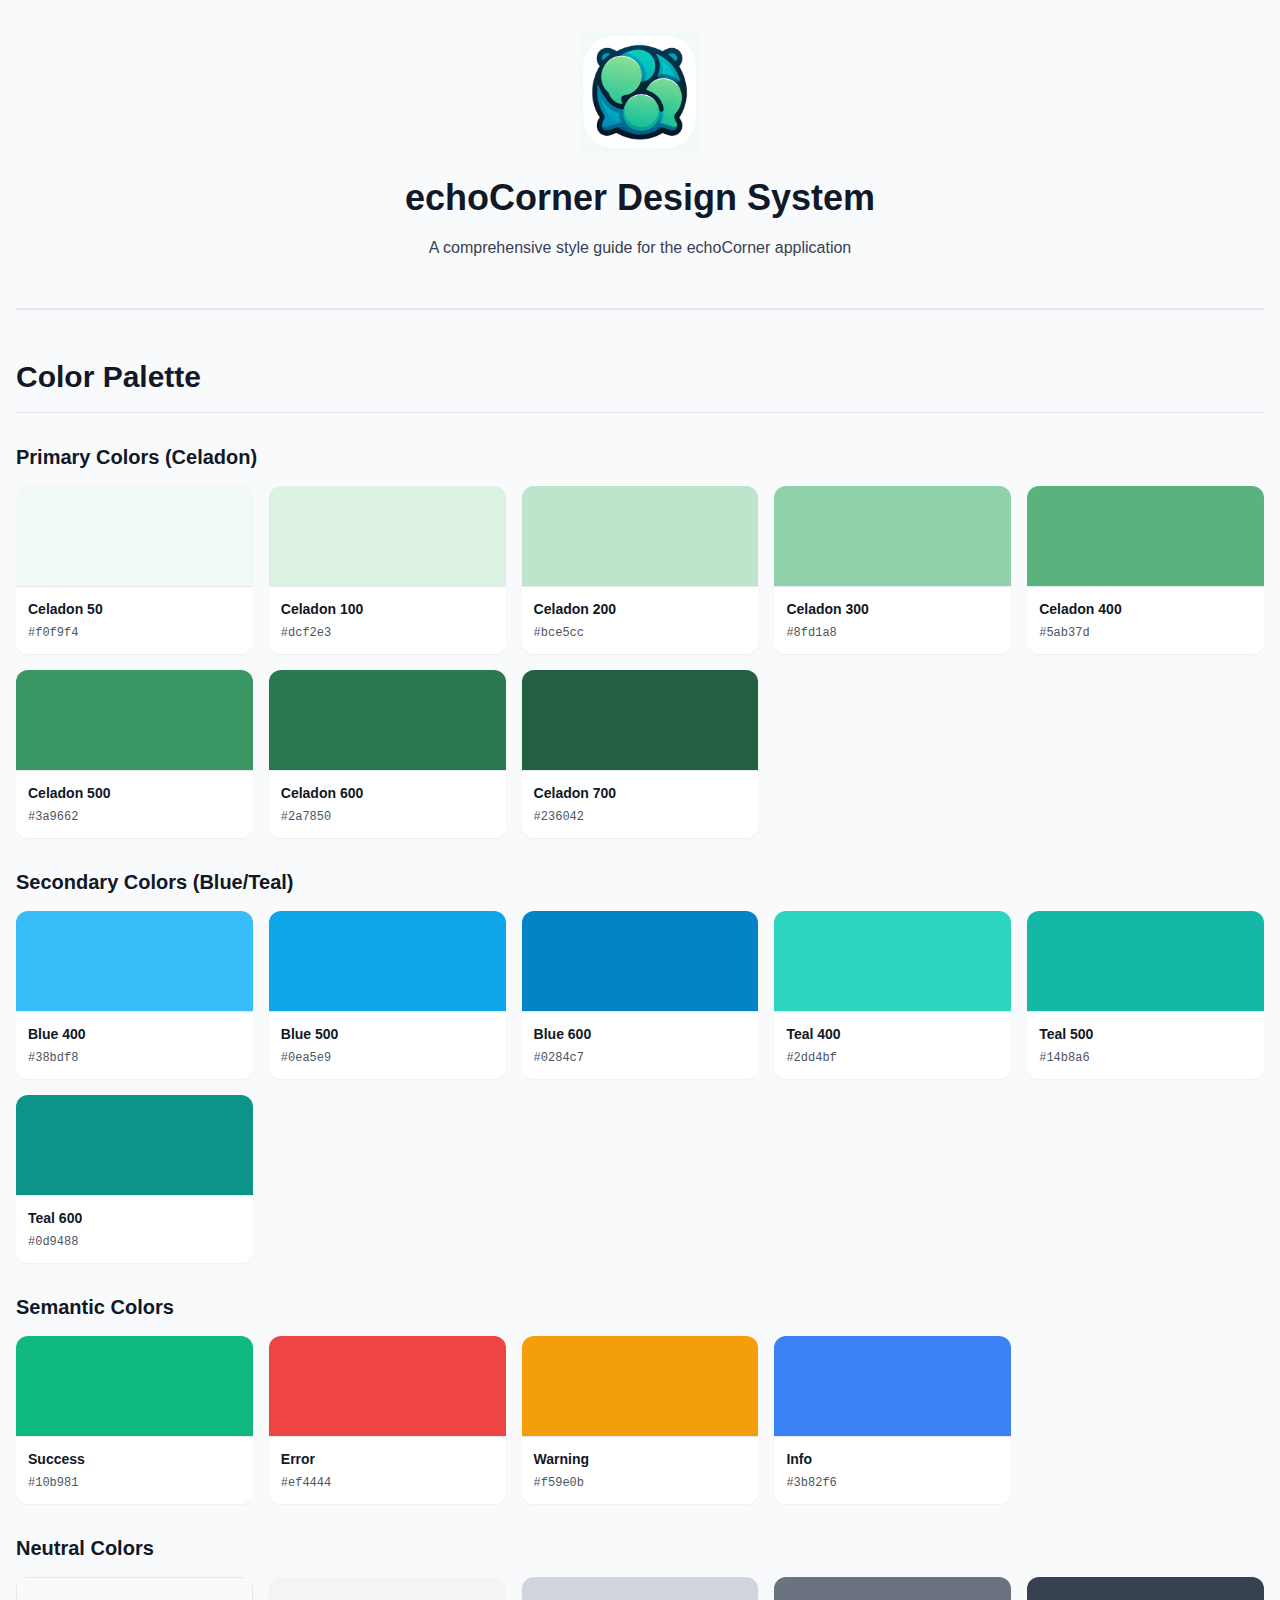
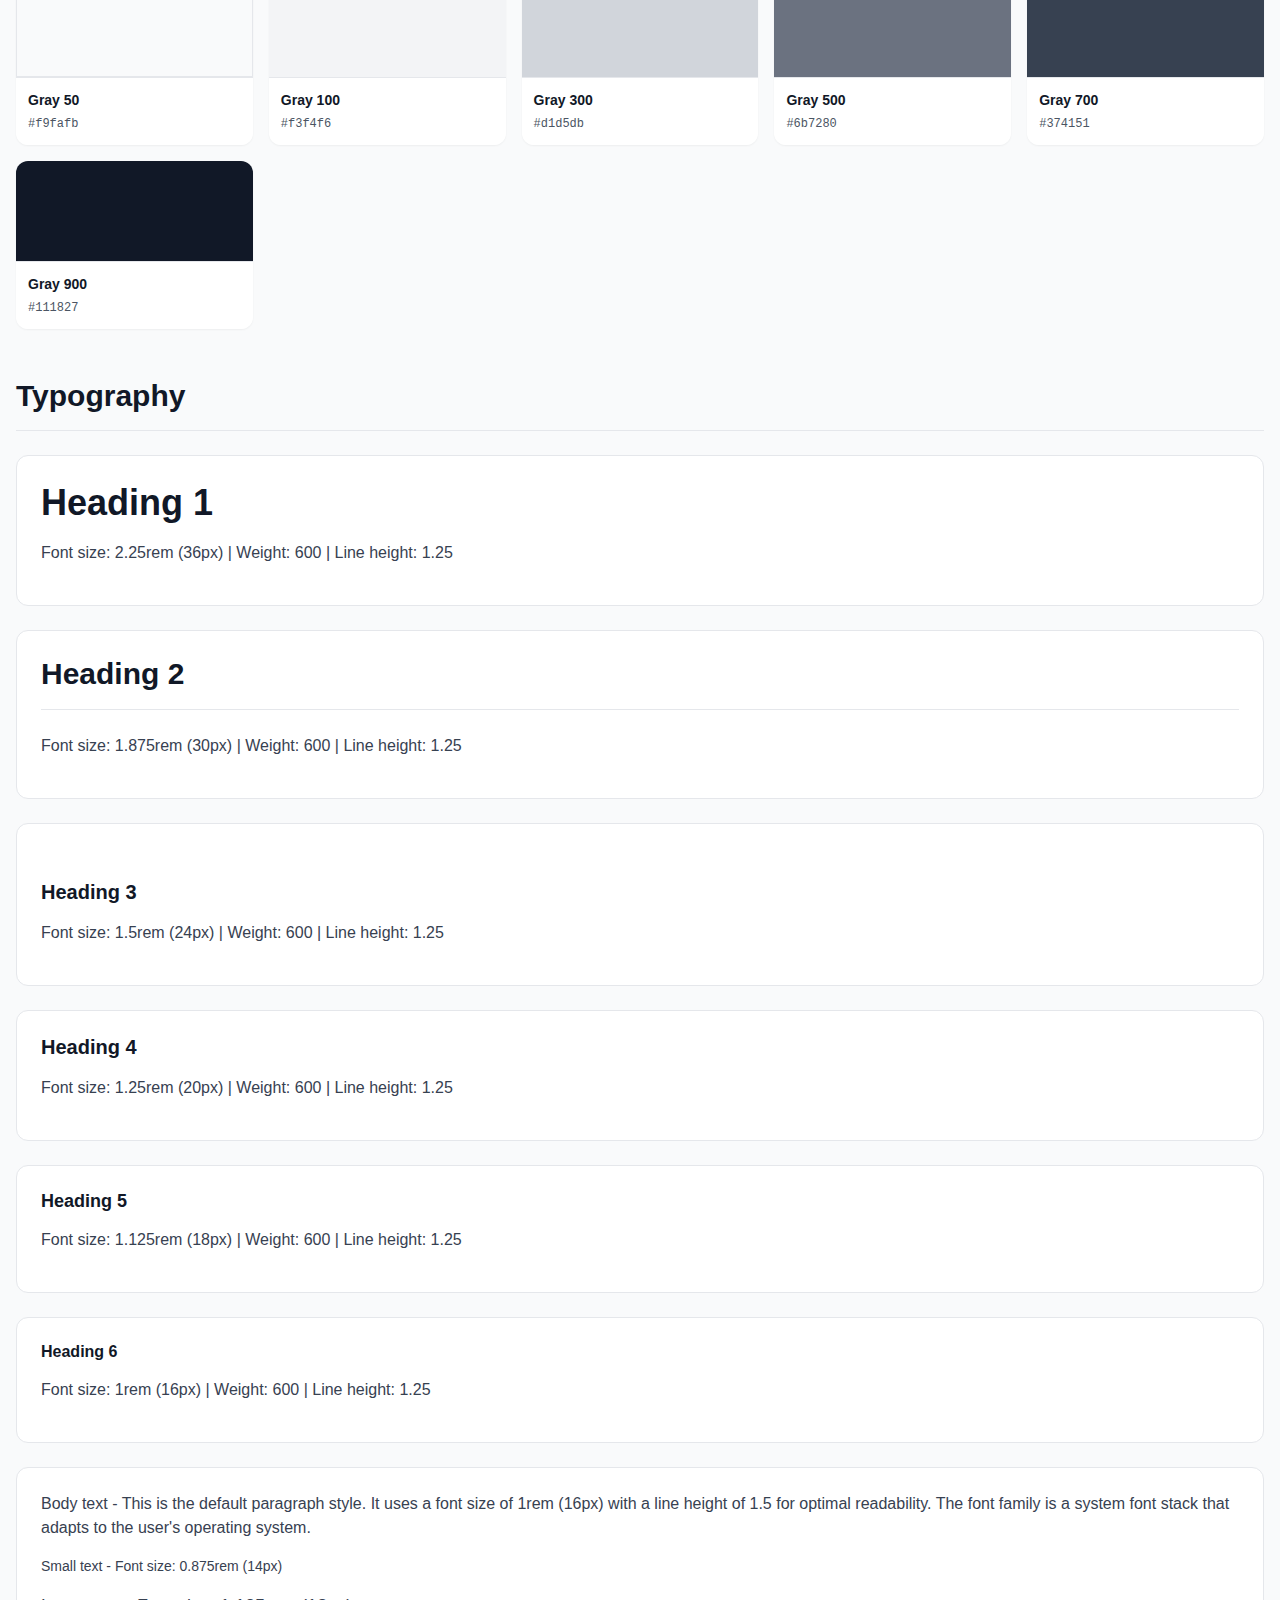
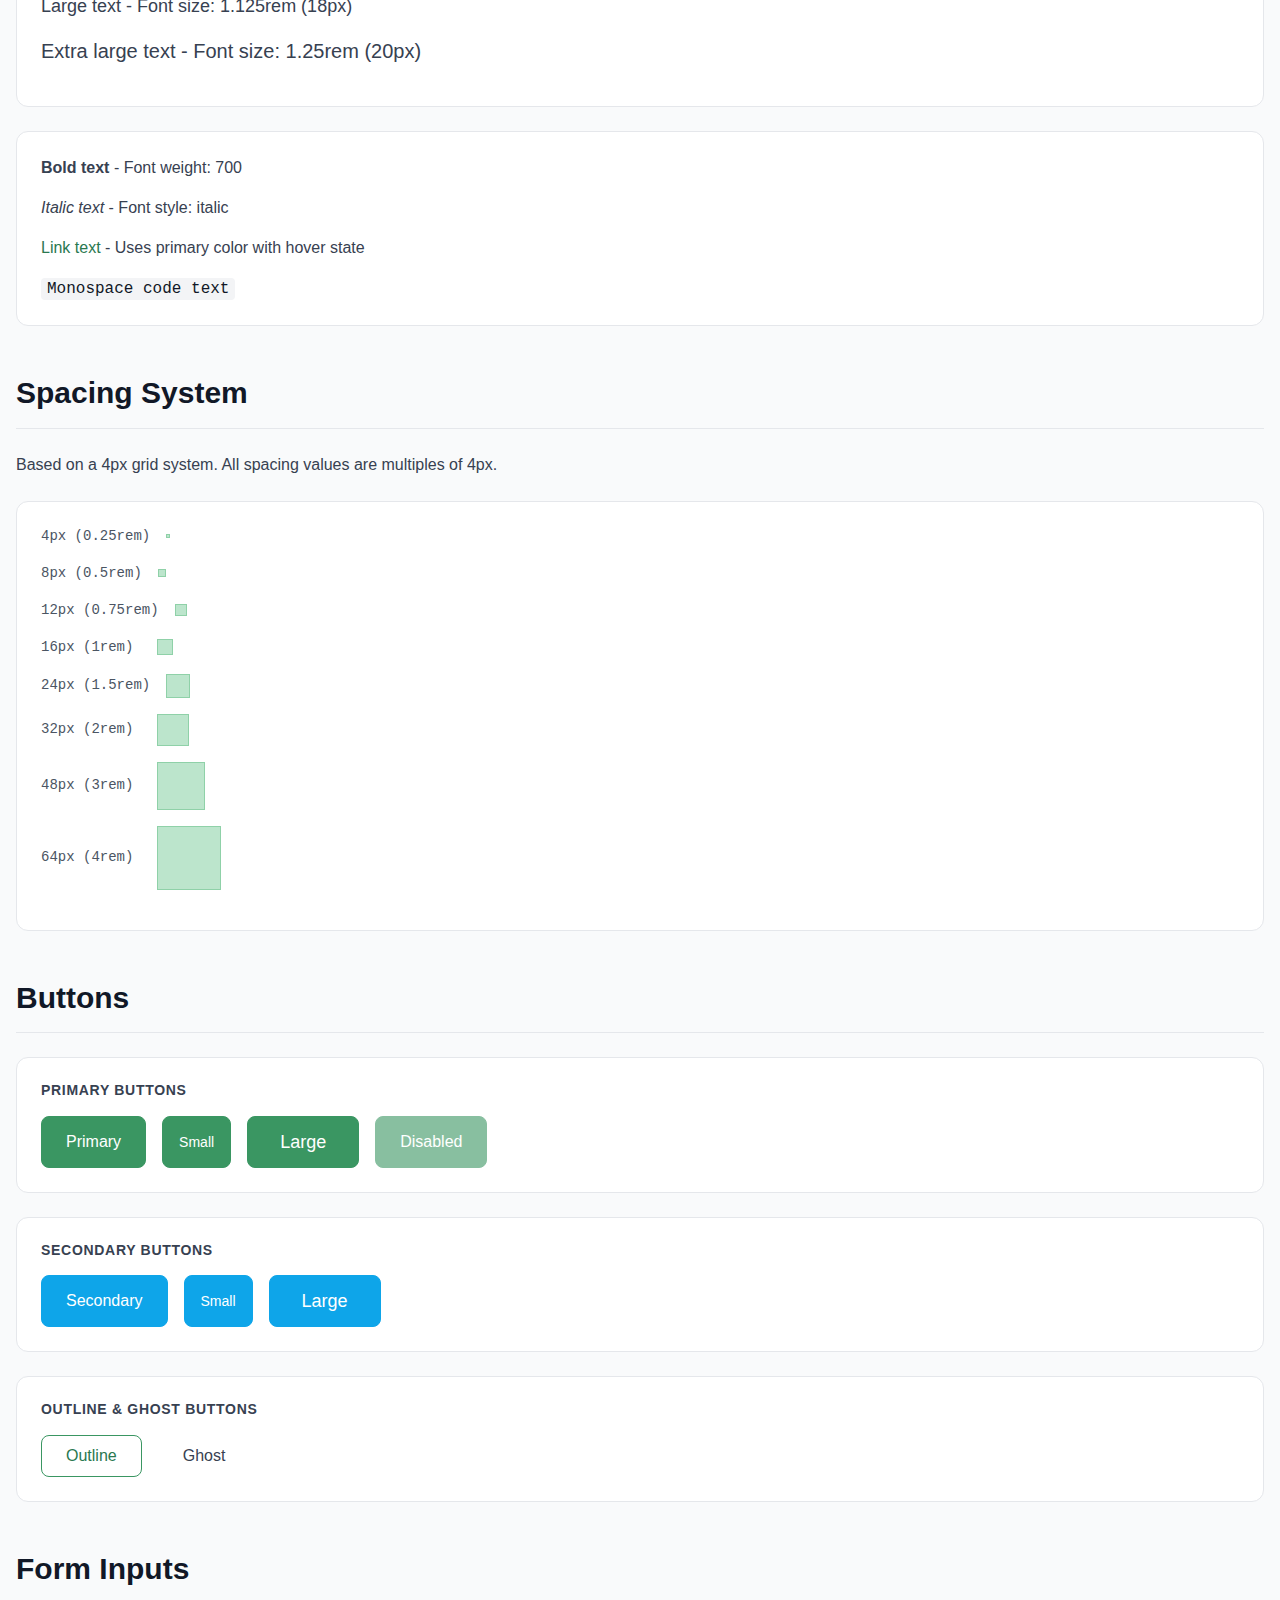
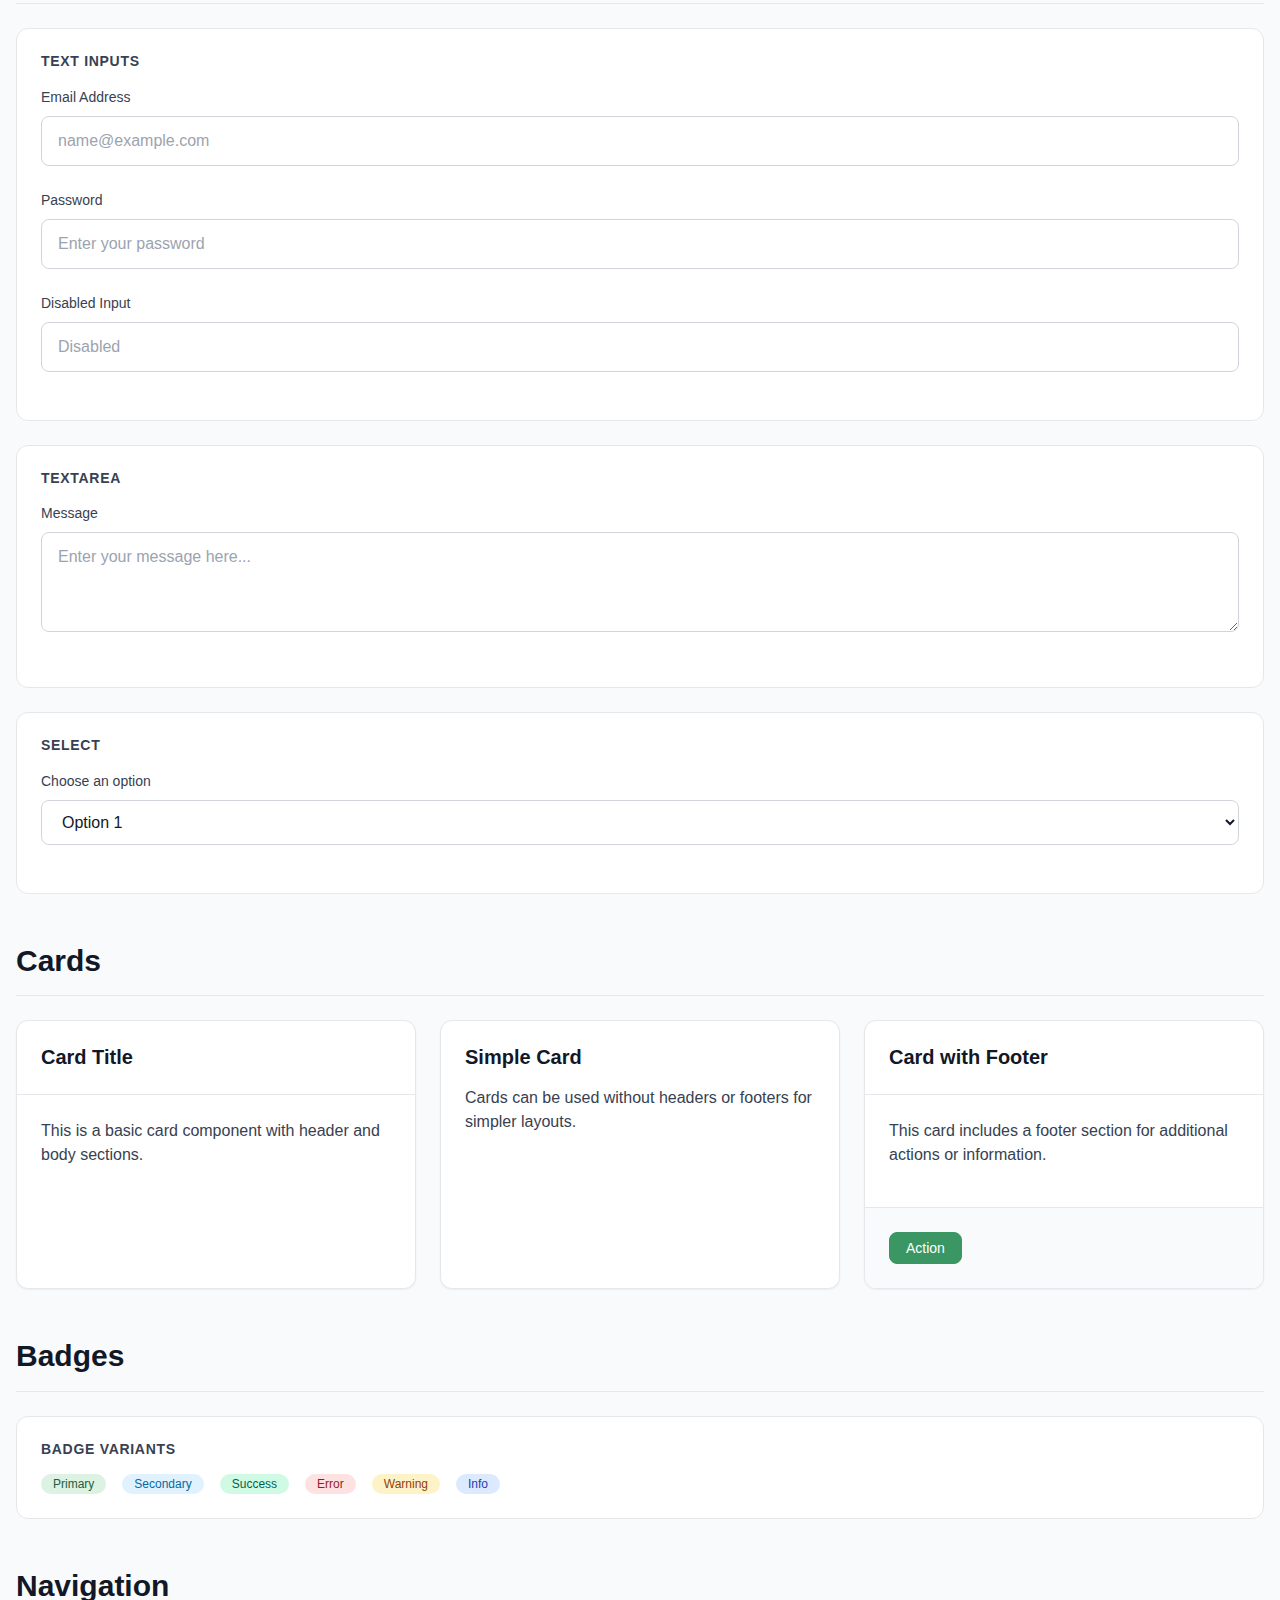
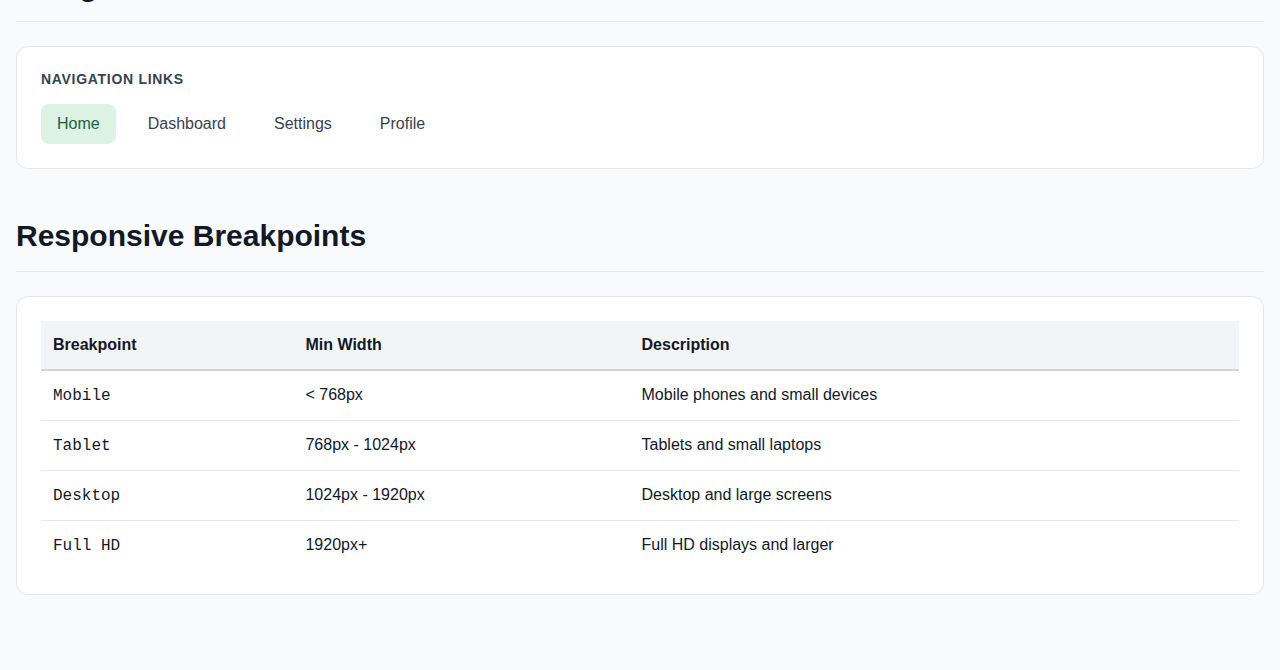
<file: design/assets/style-guide.html>
<!DOCTYPE html>
<html lang="en">
<head>
  <meta charset="UTF-8">
  <meta name="viewport" content="width=device-width, initial-scale=1.0">
  <title>echoCorner Style Guide</title>
  <link rel="stylesheet" href="styles.css">
  <style>
    .style-guide {
      max-width: 1400px;
      margin: 0 auto;
      padding: var(--spacing-8) var(--spacing-4);
    }

    .style-guide-header {
      text-align: center;
      margin-bottom: var(--spacing-12);
      padding-bottom: var(--spacing-8);
      border-bottom: 2px solid var(--gray-200);
    }

    .style-guide-header img {
      max-width: 120px;
      height: auto;
      margin-bottom: var(--spacing-4);
    }

    .style-guide-section {
      margin-bottom: var(--spacing-12);
    }

    .style-guide-section h2 {
      font-size: var(--font-size-3xl);
      margin-bottom: var(--spacing-6);
      padding-bottom: var(--spacing-4);
      border-bottom: 1px solid var(--gray-200);
    }

    .style-guide-section h3 {
      font-size: var(--font-size-xl);
      margin-top: var(--spacing-8);
      margin-bottom: var(--spacing-4);
    }

    .color-palette {
      display: grid;
      grid-template-columns: repeat(auto-fill, minmax(200px, 1fr));
      gap: var(--spacing-4);
      margin-bottom: var(--spacing-6);
    }

    .color-swatch {
      border-radius: var(--radius-lg);
      overflow: hidden;
      box-shadow: var(--shadow-sm);
    }

    .color-swatch-preview {
      height: 100px;
      width: 100%;
    }

    .color-swatch-info {
      padding: var(--spacing-3);
      background-color: var(--white);
      border-top: 1px solid var(--gray-200);
    }

    .color-swatch-name {
      font-weight: var(--font-weight-semibold);
      font-size: var(--font-size-sm);
      margin-bottom: var(--spacing-1);
    }

    .color-swatch-value {
      font-family: var(--font-family-mono);
      font-size: var(--font-size-xs);
      color: var(--gray-600);
    }

    .typography-sample {
      margin-bottom: var(--spacing-6);
      padding: var(--spacing-6);
      background-color: var(--white);
      border-radius: var(--radius-lg);
      border: 1px solid var(--gray-200);
    }

    .component-showcase {
      display: grid;
      gap: var(--spacing-6);
      margin-bottom: var(--spacing-6);
    }

    .showcase-item {
      padding: var(--spacing-6);
      background-color: var(--white);
      border-radius: var(--radius-lg);
      border: 1px solid var(--gray-200);
    }

    .showcase-item h4 {
      margin-bottom: var(--spacing-4);
      color: var(--gray-700);
      font-size: var(--font-size-sm);
      font-weight: var(--font-weight-semibold);
      text-transform: uppercase;
      letter-spacing: 0.05em;
    }

    .spacing-demo {
      display: flex;
      align-items: center;
      gap: var(--spacing-4);
      margin-bottom: var(--spacing-4);
    }

    .spacing-box {
      background-color: var(--primary-200);
      border: 1px solid var(--primary-300);
    }

    .spacing-label {
      font-family: var(--font-family-mono);
      font-size: var(--font-size-sm);
      color: var(--gray-600);
      min-width: 100px;
    }
  </style>
</head>
<body>
  <div class="style-guide">
    <header class="style-guide-header">
      <img src="echocorner.png" alt="echoCorner Logo">
      <h1>echoCorner Design System</h1>
      <p class="text-gray-700">A comprehensive style guide for the echoCorner application</p>
    </header>

    <!-- Color Palette -->
    <section class="style-guide-section">
      <h2>Color Palette</h2>
      
      <h3>Primary Colors (Celadon)</h3>
      <div class="color-palette">
        <div class="color-swatch">
          <div class="color-swatch-preview" style="background-color: var(--celadon-50);"></div>
          <div class="color-swatch-info">
            <div class="color-swatch-name">Celadon 50</div>
            <div class="color-swatch-value">#f0f9f4</div>
          </div>
        </div>
        <div class="color-swatch">
          <div class="color-swatch-preview" style="background-color: var(--celadon-100);"></div>
          <div class="color-swatch-info">
            <div class="color-swatch-name">Celadon 100</div>
            <div class="color-swatch-value">#dcf2e3</div>
          </div>
        </div>
        <div class="color-swatch">
          <div class="color-swatch-preview" style="background-color: var(--celadon-200);"></div>
          <div class="color-swatch-info">
            <div class="color-swatch-name">Celadon 200</div>
            <div class="color-swatch-value">#bce5cc</div>
          </div>
        </div>
        <div class="color-swatch">
          <div class="color-swatch-preview" style="background-color: var(--celadon-300);"></div>
          <div class="color-swatch-info">
            <div class="color-swatch-name">Celadon 300</div>
            <div class="color-swatch-value">#8fd1a8</div>
          </div>
        </div>
        <div class="color-swatch">
          <div class="color-swatch-preview" style="background-color: var(--celadon-400);"></div>
          <div class="color-swatch-info">
            <div class="color-swatch-name">Celadon 400</div>
            <div class="color-swatch-value">#5ab37d</div>
          </div>
        </div>
        <div class="color-swatch">
          <div class="color-swatch-preview" style="background-color: var(--celadon-500);"></div>
          <div class="color-swatch-info">
            <div class="color-swatch-name">Celadon 500</div>
            <div class="color-swatch-value">#3a9662</div>
          </div>
        </div>
        <div class="color-swatch">
          <div class="color-swatch-preview" style="background-color: var(--celadon-600);"></div>
          <div class="color-swatch-info">
            <div class="color-swatch-name">Celadon 600</div>
            <div class="color-swatch-value">#2a7850</div>
          </div>
        </div>
        <div class="color-swatch">
          <div class="color-swatch-preview" style="background-color: var(--celadon-700);"></div>
          <div class="color-swatch-info">
            <div class="color-swatch-name">Celadon 700</div>
            <div class="color-swatch-value">#236042</div>
          </div>
        </div>
      </div>

      <h3>Secondary Colors (Blue/Teal)</h3>
      <div class="color-palette">
        <div class="color-swatch">
          <div class="color-swatch-preview" style="background-color: var(--blue-400);"></div>
          <div class="color-swatch-info">
            <div class="color-swatch-name">Blue 400</div>
            <div class="color-swatch-value">#38bdf8</div>
          </div>
        </div>
        <div class="color-swatch">
          <div class="color-swatch-preview" style="background-color: var(--blue-500);"></div>
          <div class="color-swatch-info">
            <div class="color-swatch-name">Blue 500</div>
            <div class="color-swatch-value">#0ea5e9</div>
          </div>
        </div>
        <div class="color-swatch">
          <div class="color-swatch-preview" style="background-color: var(--blue-600);"></div>
          <div class="color-swatch-info">
            <div class="color-swatch-name">Blue 600</div>
            <div class="color-swatch-value">#0284c7</div>
          </div>
        </div>
        <div class="color-swatch">
          <div class="color-swatch-preview" style="background-color: var(--teal-400);"></div>
          <div class="color-swatch-info">
            <div class="color-swatch-name">Teal 400</div>
            <div class="color-swatch-value">#2dd4bf</div>
          </div>
        </div>
        <div class="color-swatch">
          <div class="color-swatch-preview" style="background-color: var(--teal-500);"></div>
          <div class="color-swatch-info">
            <div class="color-swatch-name">Teal 500</div>
            <div class="color-swatch-value">#14b8a6</div>
          </div>
        </div>
        <div class="color-swatch">
          <div class="color-swatch-preview" style="background-color: var(--teal-600);"></div>
          <div class="color-swatch-info">
            <div class="color-swatch-name">Teal 600</div>
            <div class="color-swatch-value">#0d9488</div>
          </div>
        </div>
      </div>

      <h3>Semantic Colors</h3>
      <div class="color-palette">
        <div class="color-swatch">
          <div class="color-swatch-preview" style="background-color: var(--success);"></div>
          <div class="color-swatch-info">
            <div class="color-swatch-name">Success</div>
            <div class="color-swatch-value">#10b981</div>
          </div>
        </div>
        <div class="color-swatch">
          <div class="color-swatch-preview" style="background-color: var(--error);"></div>
          <div class="color-swatch-info">
            <div class="color-swatch-name">Error</div>
            <div class="color-swatch-value">#ef4444</div>
          </div>
        </div>
        <div class="color-swatch">
          <div class="color-swatch-preview" style="background-color: var(--warning);"></div>
          <div class="color-swatch-info">
            <div class="color-swatch-name">Warning</div>
            <div class="color-swatch-value">#f59e0b</div>
          </div>
        </div>
        <div class="color-swatch">
          <div class="color-swatch-preview" style="background-color: var(--info);"></div>
          <div class="color-swatch-info">
            <div class="color-swatch-name">Info</div>
            <div class="color-swatch-value">#3b82f6</div>
          </div>
        </div>
      </div>

      <h3>Neutral Colors</h3>
      <div class="color-palette">
        <div class="color-swatch">
          <div class="color-swatch-preview" style="background-color: var(--gray-50); border: 1px solid var(--gray-200);"></div>
          <div class="color-swatch-info">
            <div class="color-swatch-name">Gray 50</div>
            <div class="color-swatch-value">#f9fafb</div>
          </div>
        </div>
        <div class="color-swatch">
          <div class="color-swatch-preview" style="background-color: var(--gray-100);"></div>
          <div class="color-swatch-info">
            <div class="color-swatch-name">Gray 100</div>
            <div class="color-swatch-value">#f3f4f6</div>
          </div>
        </div>
        <div class="color-swatch">
          <div class="color-swatch-preview" style="background-color: var(--gray-300);"></div>
          <div class="color-swatch-info">
            <div class="color-swatch-name">Gray 300</div>
            <div class="color-swatch-value">#d1d5db</div>
          </div>
        </div>
        <div class="color-swatch">
          <div class="color-swatch-preview" style="background-color: var(--gray-500);"></div>
          <div class="color-swatch-info">
            <div class="color-swatch-name">Gray 500</div>
            <div class="color-swatch-value">#6b7280</div>
          </div>
        </div>
        <div class="color-swatch">
          <div class="color-swatch-preview" style="background-color: var(--gray-700);"></div>
          <div class="color-swatch-info">
            <div class="color-swatch-name">Gray 700</div>
            <div class="color-swatch-value">#374151</div>
          </div>
        </div>
        <div class="color-swatch">
          <div class="color-swatch-preview" style="background-color: var(--gray-900);"></div>
          <div class="color-swatch-info">
            <div class="color-swatch-name">Gray 900</div>
            <div class="color-swatch-value">#111827</div>
          </div>
        </div>
      </div>
    </section>

    <!-- Typography -->
    <section class="style-guide-section">
      <h2>Typography</h2>
      
      <div class="typography-sample">
        <h1>Heading 1</h1>
        <p class="text-gray-600">Font size: 2.25rem (36px) | Weight: 600 | Line height: 1.25</p>
      </div>

      <div class="typography-sample">
        <h2>Heading 2</h2>
        <p class="text-gray-600">Font size: 1.875rem (30px) | Weight: 600 | Line height: 1.25</p>
      </div>

      <div class="typography-sample">
        <h3>Heading 3</h3>
        <p class="text-gray-600">Font size: 1.5rem (24px) | Weight: 600 | Line height: 1.25</p>
      </div>

      <div class="typography-sample">
        <h4>Heading 4</h4>
        <p class="text-gray-600">Font size: 1.25rem (20px) | Weight: 600 | Line height: 1.25</p>
      </div>

      <div class="typography-sample">
        <h5>Heading 5</h5>
        <p class="text-gray-600">Font size: 1.125rem (18px) | Weight: 600 | Line height: 1.25</p>
      </div>

      <div class="typography-sample">
        <h6>Heading 6</h6>
        <p class="text-gray-600">Font size: 1rem (16px) | Weight: 600 | Line height: 1.25</p>
      </div>

      <div class="typography-sample">
        <p>Body text - This is the default paragraph style. It uses a font size of 1rem (16px) with a line height of 1.5 for optimal readability. The font family is a system font stack that adapts to the user's operating system.</p>
        <p class="text-sm">Small text - Font size: 0.875rem (14px)</p>
        <p class="text-lg">Large text - Font size: 1.125rem (18px)</p>
        <p class="text-xl">Extra large text - Font size: 1.25rem (20px)</p>
      </div>

      <div class="typography-sample">
        <p><strong>Bold text</strong> - Font weight: 700</p>
        <p><em>Italic text</em> - Font style: italic</p>
        <p><a href="#">Link text</a> - Uses primary color with hover state</p>
        <code style="font-family: var(--font-family-mono); background: var(--gray-100); padding: 2px 6px; border-radius: 4px;">Monospace code text</code>
      </div>
    </section>

    <!-- Spacing System -->
    <section class="style-guide-section">
      <h2>Spacing System</h2>
      <p class="text-gray-700 mb-6">Based on a 4px grid system. All spacing values are multiples of 4px.</p>
      
      <div class="showcase-item">
        <div class="spacing-demo">
          <span class="spacing-label">4px (0.25rem)</span>
          <div class="spacing-box" style="width: var(--spacing-1); height: var(--spacing-1);"></div>
        </div>
        <div class="spacing-demo">
          <span class="spacing-label">8px (0.5rem)</span>
          <div class="spacing-box" style="width: var(--spacing-2); height: var(--spacing-2);"></div>
        </div>
        <div class="spacing-demo">
          <span class="spacing-label">12px (0.75rem)</span>
          <div class="spacing-box" style="width: var(--spacing-3); height: var(--spacing-3);"></div>
        </div>
        <div class="spacing-demo">
          <span class="spacing-label">16px (1rem)</span>
          <div class="spacing-box" style="width: var(--spacing-4); height: var(--spacing-4);"></div>
        </div>
        <div class="spacing-demo">
          <span class="spacing-label">24px (1.5rem)</span>
          <div class="spacing-box" style="width: var(--spacing-6); height: var(--spacing-6);"></div>
        </div>
        <div class="spacing-demo">
          <span class="spacing-label">32px (2rem)</span>
          <div class="spacing-box" style="width: var(--spacing-8); height: var(--spacing-8);"></div>
        </div>
        <div class="spacing-demo">
          <span class="spacing-label">48px (3rem)</span>
          <div class="spacing-box" style="width: var(--spacing-12); height: var(--spacing-12);"></div>
        </div>
        <div class="spacing-demo">
          <span class="spacing-label">64px (4rem)</span>
          <div class="spacing-box" style="width: var(--spacing-16); height: var(--spacing-16);"></div>
        </div>
      </div>
    </section>

    <!-- Buttons -->
    <section class="style-guide-section">
      <h2>Buttons</h2>
      
      <div class="component-showcase">
        <div class="showcase-item">
          <h4>Primary Buttons</h4>
          <div style="display: flex; gap: var(--spacing-4); flex-wrap: wrap;">
            <button class="btn btn-primary">Primary</button>
            <button class="btn btn-primary btn-sm">Small</button>
            <button class="btn btn-primary btn-lg">Large</button>
            <button class="btn btn-primary" disabled>Disabled</button>
          </div>
        </div>

        <div class="showcase-item">
          <h4>Secondary Buttons</h4>
          <div style="display: flex; gap: var(--spacing-4); flex-wrap: wrap;">
            <button class="btn btn-secondary">Secondary</button>
            <button class="btn btn-secondary btn-sm">Small</button>
            <button class="btn btn-secondary btn-lg">Large</button>
          </div>
        </div>

        <div class="showcase-item">
          <h4>Outline & Ghost Buttons</h4>
          <div style="display: flex; gap: var(--spacing-4); flex-wrap: wrap;">
            <button class="btn btn-outline">Outline</button>
            <button class="btn btn-ghost">Ghost</button>
          </div>
        </div>
      </div>
    </section>

    <!-- Form Inputs -->
    <section class="style-guide-section">
      <h2>Form Inputs</h2>
      
      <div class="component-showcase">
        <div class="showcase-item">
          <h4>Text Inputs</h4>
          <div class="form-group">
            <label class="form-label">Email Address</label>
            <input type="email" class="form-input" placeholder="name@example.com">
          </div>
          <div class="form-group">
            <label class="form-label">Password</label>
            <input type="password" class="form-input" placeholder="Enter your password">
          </div>
          <div class="form-group">
            <label class="form-label">Disabled Input</label>
            <input type="text" class="form-input" placeholder="Disabled" disabled>
          </div>
        </div>

        <div class="showcase-item">
          <h4>Textarea</h4>
          <div class="form-group">
            <label class="form-label">Message</label>
            <textarea class="form-textarea" placeholder="Enter your message here..."></textarea>
          </div>
        </div>

        <div class="showcase-item">
          <h4>Select</h4>
          <div class="form-group">
            <label class="form-label">Choose an option</label>
            <select class="form-select">
              <option>Option 1</option>
              <option>Option 2</option>
              <option>Option 3</option>
            </select>
          </div>
        </div>
      </div>
    </section>

    <!-- Cards -->
    <section class="style-guide-section">
      <h2>Cards</h2>
      
      <div class="grid grid-cols-3">
        <div class="card">
          <div class="card-header">
            <h3 style="margin: 0;">Card Title</h3>
          </div>
          <div class="card-body">
            <p>This is a basic card component with header and body sections.</p>
          </div>
        </div>

        <div class="card">
          <div class="card-body">
            <h3 style="margin-top: 0;">Simple Card</h3>
            <p>Cards can be used without headers or footers for simpler layouts.</p>
          </div>
        </div>

        <div class="card">
          <div class="card-header">
            <h3 style="margin: 0;">Card with Footer</h3>
          </div>
          <div class="card-body">
            <p>This card includes a footer section for additional actions or information.</p>
          </div>
          <div class="card-footer">
            <button class="btn btn-primary btn-sm">Action</button>
          </div>
        </div>
      </div>
    </section>

    <!-- Badges -->
    <section class="style-guide-section">
      <h2>Badges</h2>
      
      <div class="showcase-item">
        <h4>Badge Variants</h4>
        <div style="display: flex; gap: var(--spacing-4); flex-wrap: wrap; align-items: center;">
          <span class="badge badge-primary">Primary</span>
          <span class="badge badge-secondary">Secondary</span>
          <span class="badge badge-success">Success</span>
          <span class="badge badge-error">Error</span>
          <span class="badge badge-warning">Warning</span>
          <span class="badge badge-info">Info</span>
        </div>
      </div>
    </section>

    <!-- Navigation -->
    <section class="style-guide-section">
      <h2>Navigation</h2>
      
      <div class="showcase-item">
        <h4>Navigation Links</h4>
        <nav class="nav">
          <a href="#" class="nav-link active">Home</a>
          <a href="#" class="nav-link">Dashboard</a>
          <a href="#" class="nav-link">Settings</a>
          <a href="#" class="nav-link">Profile</a>
        </nav>
      </div>
    </section>

    <!-- Responsive Breakpoints -->
    <section class="style-guide-section">
      <h2>Responsive Breakpoints</h2>
      
      <div class="showcase-item">
        <table style="width: 100%; border-collapse: collapse;">
          <thead>
            <tr style="background-color: var(--gray-100);">
              <th style="padding: var(--spacing-3); text-align: left; border-bottom: 2px solid var(--gray-300);">Breakpoint</th>
              <th style="padding: var(--spacing-3); text-align: left; border-bottom: 2px solid var(--gray-300);">Min Width</th>
              <th style="padding: var(--spacing-3); text-align: left; border-bottom: 2px solid var(--gray-300);">Description</th>
            </tr>
          </thead>
          <tbody>
            <tr>
              <td style="padding: var(--spacing-3); border-bottom: 1px solid var(--gray-200);"><code>Mobile</code></td>
              <td style="padding: var(--spacing-3); border-bottom: 1px solid var(--gray-200);">&lt; 768px</td>
              <td style="padding: var(--spacing-3); border-bottom: 1px solid var(--gray-200);">Mobile phones and small devices</td>
            </tr>
            <tr>
              <td style="padding: var(--spacing-3); border-bottom: 1px solid var(--gray-200);"><code>Tablet</code></td>
              <td style="padding: var(--spacing-3); border-bottom: 1px solid var(--gray-200);">768px - 1024px</td>
              <td style="padding: var(--spacing-3); border-bottom: 1px solid var(--gray-200);">Tablets and small laptops</td>
            </tr>
            <tr>
              <td style="padding: var(--spacing-3); border-bottom: 1px solid var(--gray-200);"><code>Desktop</code></td>
              <td style="padding: var(--spacing-3); border-bottom: 1px solid var(--gray-200);">1024px - 1920px</td>
              <td style="padding: var(--spacing-3); border-bottom: 1px solid var(--gray-200);">Desktop and large screens</td>
            </tr>
            <tr>
              <td style="padding: var(--spacing-3);"><code>Full HD</code></td>
              <td style="padding: var(--spacing-3);">1920px+</td>
              <td style="padding: var(--spacing-3);">Full HD displays and larger</td>
            </tr>
          </tbody>
        </table>
      </div>
    </section>
  </div>
</body>
</html>
</file>
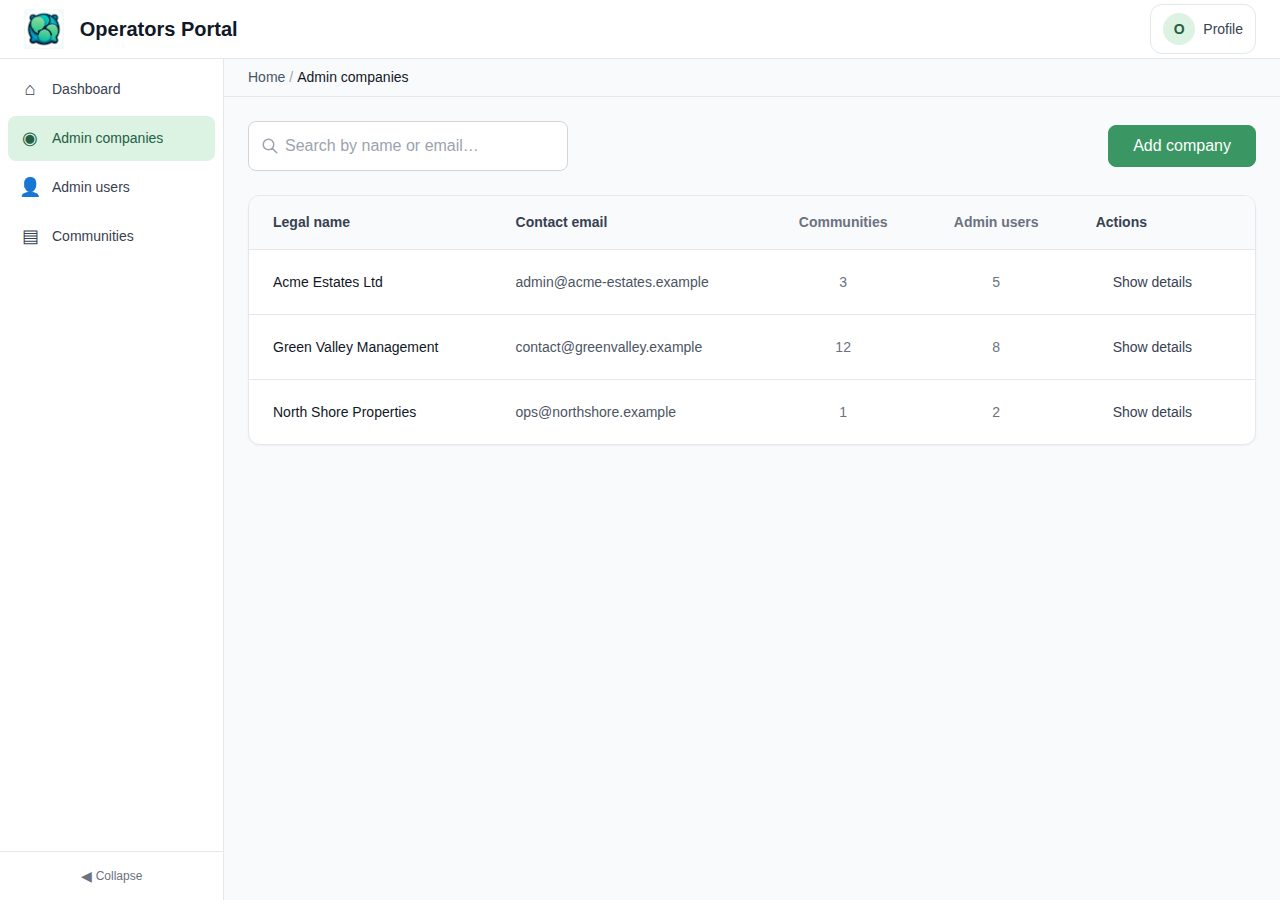
<file: design/portal/admin-companies.html>
<!DOCTYPE html>
<html lang="en">
<head>
  <meta charset="UTF-8">
  <meta name="viewport" content="width=device-width, initial-scale=1.0">
  <title>Portal - Admin companies</title>
  <link rel="stylesheet" href="../assets/styles.css">
  <link rel="stylesheet" href="../assets/portal-mocks.css">
  <style>
    /* Admin companies screen: table and modal */
    .page-toolbar {
      display: flex;
      flex-wrap: wrap;
      align-items: center;
      justify-content: space-between;
      gap: var(--spacing-4);
      margin-bottom: var(--spacing-6);
    }
    .page-toolbar .search-wrap {
      flex: 1;
      min-width: 200px;
      max-width: 320px;
    }
    .page-toolbar .search-wrap .form-input {
      padding-left: 2.25rem;
      background-image: url("data:image/svg+xml,%3Csvg xmlns='http://www.w3.org/2000/svg' fill='none' viewBox='0 0 24 24' stroke='%239ca3af' width='18' height='18'%3E%3Cpath stroke-linecap='round' stroke-linejoin='round' stroke-width='2' d='M21 21l-6-6m2-5a7 7 0 11-14 0 7 7 0 0114 0z'/%3E%3C/svg%3E");
      background-repeat: no-repeat;
      background-position: 0.75rem center;
    }
    .companies-table-wrap {
      overflow-x: auto;
      border: 1px solid var(--gray-200);
      border-radius: var(--radius-lg);
      background-color: var(--white);
      box-shadow: var(--shadow-sm);
    }
    .companies-table {
      width: 100%;
      border-collapse: collapse;
      font-size: var(--font-size-sm);
    }
    .companies-table th,
    .companies-table td {
      padding: var(--spacing-4) var(--spacing-6);
      text-align: left;
      border-bottom: 1px solid var(--gray-200);
    }
    .companies-table th {
      font-weight: var(--font-weight-semibold);
      color: var(--gray-700);
      background-color: var(--gray-50);
    }
    .companies-table tbody tr:hover {
      background-color: var(--gray-50);
    }
    .companies-table tbody tr:last-child td {
      border-bottom: none;
    }
    .companies-table .col-name { font-weight: var(--font-weight-medium); color: var(--gray-900); }
    .companies-table .col-email { color: var(--gray-600); }
    .companies-table .col-count { color: var(--gray-500); text-align: center; }
    .companies-table .col-actions { white-space: nowrap; }
    .companies-table .col-actions .btn { margin-right: var(--spacing-2); }
    .companies-table .col-actions .btn:last-child { margin-right: 0; }
    .empty-state {
      padding: var(--spacing-12);
      text-align: center;
      color: var(--gray-500);
    }
    .empty-state p { margin-bottom: var(--spacing-4); }
    /* Modal overlay and dialog */
    .modal-overlay {
      position: fixed;
      inset: 0;
      background-color: rgba(0, 0, 0, 0.4);
      display: flex;
      align-items: center;
      justify-content: center;
      z-index: var(--z-modal-backdrop);
      padding: var(--spacing-4);
    }
    .modal-overlay[hidden] { display: none; }
    .modal-dialog {
      width: 100%;
      max-width: 480px;
      max-height: 90vh;
      overflow-y: auto;
      background-color: var(--white);
      border-radius: var(--radius-lg);
      box-shadow: var(--shadow-xl);
      z-index: var(--z-modal);
    }
    .modal-header {
      display: flex;
      align-items: center;
      justify-content: space-between;
      padding: var(--spacing-6);
      border-bottom: 1px solid var(--gray-200);
    }
    .modal-header h2 { margin: 0; font-size: var(--font-size-xl); }
    .modal-close {
      padding: var(--spacing-2);
      background: none;
      border: none;
      cursor: pointer;
      color: var(--gray-500);
      border-radius: var(--radius-md);
    }
    .modal-close:hover { background-color: var(--gray-100); color: var(--gray-700); }
    .modal-body { padding: var(--spacing-6); }
    .modal-footer {
      display: flex;
      justify-content: flex-end;
      gap: var(--spacing-3);
      padding: var(--spacing-6);
      border-top: 1px solid var(--gray-200);
      background-color: var(--gray-50);
    }
    .visually-hidden {
      position: absolute;
      width: 1px;
      height: 1px;
      padding: 0;
      margin: -1px;
      overflow: hidden;
      clip: rect(0, 0, 0, 0);
      white-space: nowrap;
      border: 0;
    }
  </style>
</head>
<body>
  <div class="portal-app">
    <header class="portal-topbar">
      <div class="portal-topbar-left">
        <a href="home-web.html" class="portal-topbar-logo" aria-label="Portal home">
          <img src="../assets/echocorner_mini.png" alt="">
        </a>
        <span class="portal-topbar-app-name">Operators Portal</span>
      </div>
      <div class="portal-profile-wrap" id="profile-wrap">
        <button type="button" class="portal-profile-trigger" id="profile-trigger" aria-haspopup="true" aria-expanded="false" aria-label="Profile menu">
          <span class="portal-avatar" aria-hidden="true">O</span>
          <span>Profile</span>
        </button>
        <div class="portal-profile-dropdown" role="menu" aria-label="Profile actions">
          <a href="logout.html" role="menuitem">Log out</a>
        </div>
      </div>
    </header>

    <div class="portal-app-row">
      <aside class="portal-sidebar" id="sidebar" aria-label="Main navigation">
        <nav class="portal-sidebar-nav" aria-label="Primary">
          <ul class="portal-nav-list">
            <li class="portal-nav-item">
              <a href="home-web.html">
                <span class="portal-nav-item-icon" aria-hidden="true">⌂</span>
                <span class="portal-sidebar-label">Dashboard</span>
              </a>
            </li>
            <li class="portal-nav-item">
              <a href="admin-companies.html" class="active">
                <span class="portal-nav-item-icon" aria-hidden="true">◉</span>
                <span class="portal-sidebar-label">Admin companies</span>
              </a>
            </li>
            <li class="portal-nav-item">
              <a href="#">
                <span class="portal-nav-item-icon" aria-hidden="true">👤</span>
                <span class="portal-sidebar-label">Admin users</span>
              </a>
            </li>
            <li class="portal-nav-item">
              <a href="#">
                <span class="portal-nav-item-icon" aria-hidden="true">▤</span>
                <span class="portal-sidebar-label">Communities</span>
              </a>
            </li>
          </ul>
        </nav>
        <div class="portal-sidebar-footer">
          <button type="button" class="portal-sidebar-toggle" id="sidebar-toggle" aria-label="Collapse menu" title="Collapse menu">
            <span aria-hidden="true">◀</span>
            <span class="portal-sidebar-toggle-text">Collapse</span>
          </button>
        </div>
      </aside>

      <div class="portal-content">
        <div class="portal-breadcrumbs">
          <nav aria-label="Breadcrumb">
            <a href="home-web.html">Home</a>
            <span class="portal-breadcrumbs-sep" aria-hidden="true">/</span>
            <span aria-current="page">Admin companies</span>
          </nav>
        </div>
  <main class="portal-main">
    <div class="page-toolbar">
      <div class="search-wrap">
        <label for="search-companies" class="form-label visually-hidden">Search companies</label>
        <input type="search" id="search-companies" class="form-input" placeholder="Search by name or email…" aria-label="Search companies">
      </div>
      <button type="button" class="btn btn-primary" id="btn-add-company" aria-label="Add company">Add company</button>
    </div>

    <div class="companies-table-wrap">
      <table class="companies-table" aria-label="Admin companies list">
        <thead>
          <tr>
            <th scope="col">Legal name</th>
            <th scope="col">Contact email</th>
            <th scope="col" class="col-count">Communities</th>
            <th scope="col" class="col-count">Admin users</th>
            <th scope="col" class="col-actions">Actions</th>
          </tr>
        </thead>
        <tbody>
          <tr>
            <td class="col-name">Acme Estates Ltd</td>
            <td class="col-email">admin@acme-estates.example</td>
            <td class="col-count">3</td>
            <td class="col-count">5</td>
            <td class="col-actions">
              <a href="#" class="btn btn-ghost btn-sm">Show details</a>
            </td>
          </tr>
          <tr>
            <td class="col-name">Green Valley Management</td>
            <td class="col-email">contact@greenvalley.example</td>
            <td class="col-count">12</td>
            <td class="col-count">8</td>
            <td class="col-actions">
              <a href="#" class="btn btn-ghost btn-sm">Show details</a>
            </td>
          </tr>
          <tr>
            <td class="col-name">North Shore Properties</td>
            <td class="col-email">ops@northshore.example</td>
            <td class="col-count">1</td>
            <td class="col-count">2</td>
            <td class="col-actions">
              <a href="#" class="btn btn-ghost btn-sm">Show details</a>
            </td>
          </tr>
        </tbody>
      </table>
    </div>

    <!-- Empty state (hidden when list has items; show by removing rows and uncommenting) -->
    <!--
    <div class="companies-table-wrap">
      <div class="empty-state">
        <p class="font-medium text-gray-700">No admin companies yet</p>
        <p>Add a company to get started. Operators can then assign communities and admin users to it.</p>
        <button type="button" class="btn btn-primary mt-4">Add company</button>
      </div>
    </div>
    -->
  </main>
      </div>
    </div>
  </div>

  <nav class="portal-bottom-nav" aria-label="Primary (mobile)">
    <ul class="portal-bottom-nav-list">
      <li class="portal-bottom-nav-item">
        <a href="home-web.html">
          <span class="portal-bottom-nav-icon" aria-hidden="true">⌂</span>
          <span>Dashboard</span>
        </a>
      </li>
      <li class="portal-bottom-nav-item">
        <a href="admin-companies.html" class="active">
          <span class="portal-bottom-nav-icon" aria-hidden="true">◉</span>
          <span>Companies</span>
        </a>
      </li>
      <li class="portal-bottom-nav-item">
        <a href="#">
          <span class="portal-bottom-nav-icon" aria-hidden="true">👤</span>
          <span>Users</span>
        </a>
      </li>
      <li class="portal-bottom-nav-item">
        <a href="#">
          <span class="portal-bottom-nav-icon" aria-hidden="true">▤</span>
          <span>Communities</span>
        </a>
      </li>
    </ul>
  </nav>

  <!-- Modal: Add / Edit company (design only; wire to real form submit later) -->
  <div class="modal-overlay" id="company-modal" hidden aria-modal="true" aria-labelledby="modal-title" role="dialog">
    <div class="modal-dialog">
      <div class="modal-header">
        <h2 id="modal-title">Add company</h2>
        <button type="button" class="modal-close" id="modal-close" aria-label="Close">&times;</button>
      </div>
      <form id="company-form" novalidate>
        <div class="modal-body">
          <div class="form-group">
            <label for="company-legal-name" class="form-label">Legal name <span aria-hidden="true">*</span></label>
            <input type="text" id="company-legal-name" name="legal_name" class="form-input" required placeholder="e.g. Acme Estates Ltd" autocomplete="organization">
          </div>
          <div class="form-group">
            <label for="company-contact-email" class="form-label">Contact email <span aria-hidden="true">*</span></label>
            <input type="email" id="company-contact-email" name="contact_email" class="form-input" required placeholder="admin@company.example" autocomplete="email">
          </div>
          <div class="form-group">
            <label for="company-address" class="form-label">Address <span class="text-gray-500">(optional)</span></label>
            <textarea id="company-address" name="address" class="form-textarea" rows="2" placeholder="Street, city, post code"></textarea>
          </div>
          <!-- Optional: status, notes, etc. can be added when implementing -->
        </div>
        <div class="modal-footer">
          <button type="button" class="btn btn-ghost" id="modal-cancel">Cancel</button>
          <button type="submit" class="btn btn-primary">Save company</button>
        </div>
      </form>
    </div>
  </div>

  <script>
    (function() {
      var profileWrap = document.getElementById('profile-wrap');
      var profileTrigger = document.getElementById('profile-trigger');
      if (profileWrap && profileTrigger) {
        profileTrigger.addEventListener('click', function() {
          profileWrap.classList.toggle('is-open');
          profileTrigger.setAttribute('aria-expanded', profileWrap.classList.contains('is-open'));
        });
        document.addEventListener('click', function(e) {
          if (profileWrap && !profileWrap.contains(e.target)) {
            profileWrap.classList.remove('is-open');
            profileTrigger.setAttribute('aria-expanded', 'false');
          }
        });
      }
      var modal = document.getElementById('company-modal');
      var btnAdd = document.getElementById('btn-add-company');
      var modalClose = document.getElementById('modal-close');
      var modalCancel = document.getElementById('modal-cancel');
      var form = document.getElementById('company-form');
      function openModal() { if (modal) modal.removeAttribute('hidden'); }
      function closeModal() { if (modal) modal.setAttribute('hidden', ''); }
      if (btnAdd) btnAdd.addEventListener('click', openModal);
      if (modalClose) modalClose.addEventListener('click', closeModal);
      if (modalCancel) modalCancel.addEventListener('click', closeModal);
      if (form) form.addEventListener('submit', function(e) { e.preventDefault(); closeModal(); });
      if (modal) modal.addEventListener('click', function(e) { if (e.target === modal) closeModal(); });
      var sidebar = document.getElementById('sidebar');
      var sidebarToggle = document.getElementById('sidebar-toggle');
      if (sidebar && sidebarToggle) {
        var collapsed = localStorage.getItem('portal-sidebar-collapsed') === '1';
        if (collapsed) sidebar.classList.add('portal-sidebar--collapsed');
        sidebarToggle.addEventListener('click', function() {
          sidebar.classList.toggle('portal-sidebar--collapsed');
          var isCollapsed = sidebar.classList.contains('portal-sidebar--collapsed');
          localStorage.setItem('portal-sidebar-collapsed', isCollapsed ? '1' : '0');
          sidebarToggle.setAttribute('aria-label', isCollapsed ? 'Expand sidebar' : 'Collapse sidebar');
          sidebarToggle.setAttribute('title', isCollapsed ? 'Expand sidebar' : 'Collapse sidebar');
          sidebarToggle.querySelector('span').textContent = isCollapsed ? '▶' : '◀';
        });
      }
    })();
  </script>
</body>
</html>
</file>
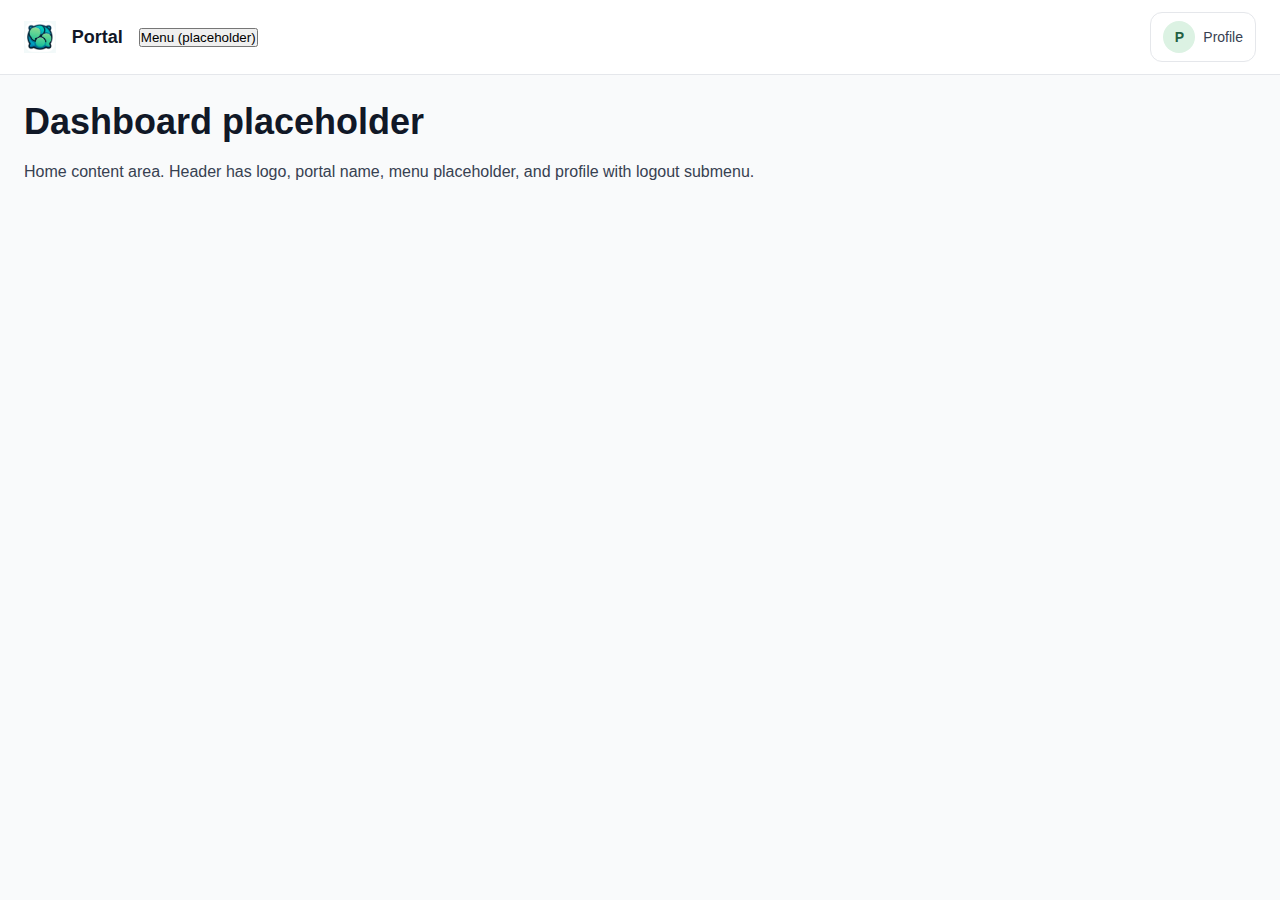
<file: design/portal/home-mobile.html>
<!DOCTYPE html>
<html lang="en">
<head>
  <meta charset="UTF-8">
  <meta name="viewport" content="width=device-width, initial-scale=1.0">
  <title>Portal - Dashboard</title>
  <link rel="stylesheet" href="../assets/styles.css">
  <link rel="stylesheet" href="../assets/portal-mocks.css">
</head>
<body class="body-mobile">
  <header class="portal-header">
    <div class="portal-header-left">
      <a href="home-mobile.html" class="portal-header-logo" aria-label="Portal home">
        <img src="../assets/echocorner_mini.png" alt="Portal">
      </a>
      <span class="portal-header-title">Portal</span>
      <button type="button" class="portal-nav-mobile-trigger" aria-label="Menu">Menu (placeholder)</button>
    </div>
    <div class="portal-header-right">
      <div class="portal-profile-wrap" id="profile-wrap">
        <button type="button" class="portal-profile-trigger" id="profile-trigger" aria-haspopup="true" aria-expanded="false" aria-label="Profile menu">
          <span class="portal-avatar" aria-hidden="true">P</span>
          <span>Profile</span>
        </button>
        <div class="portal-profile-dropdown" role="menu" aria-label="Profile actions">
          <a href="logout.html" role="menuitem">Log out</a>
        </div>
      </div>
    </div>
  </header>
  <main class="portal-main">
    <h1>Dashboard placeholder</h1>
    <p>Home content area. Header has logo, portal name, menu placeholder, and profile with logout submenu.</p>
  </main>
  <script>
    (function() {
      var wrap = document.getElementById('profile-wrap');
      var trigger = document.getElementById('profile-trigger');
      if (wrap && trigger) {
        trigger.addEventListener('click', function(e) {
          e.stopPropagation();
          wrap.classList.toggle('is-open');
          trigger.setAttribute('aria-expanded', wrap.classList.contains('is-open'));
        });
        document.addEventListener('click', function(e) {
          if (wrap && !wrap.contains(e.target)) {
            wrap.classList.remove('is-open');
            trigger.setAttribute('aria-expanded', 'false');
          }
        });
      }
    })();
  </script>
</body>
</html>
</file>
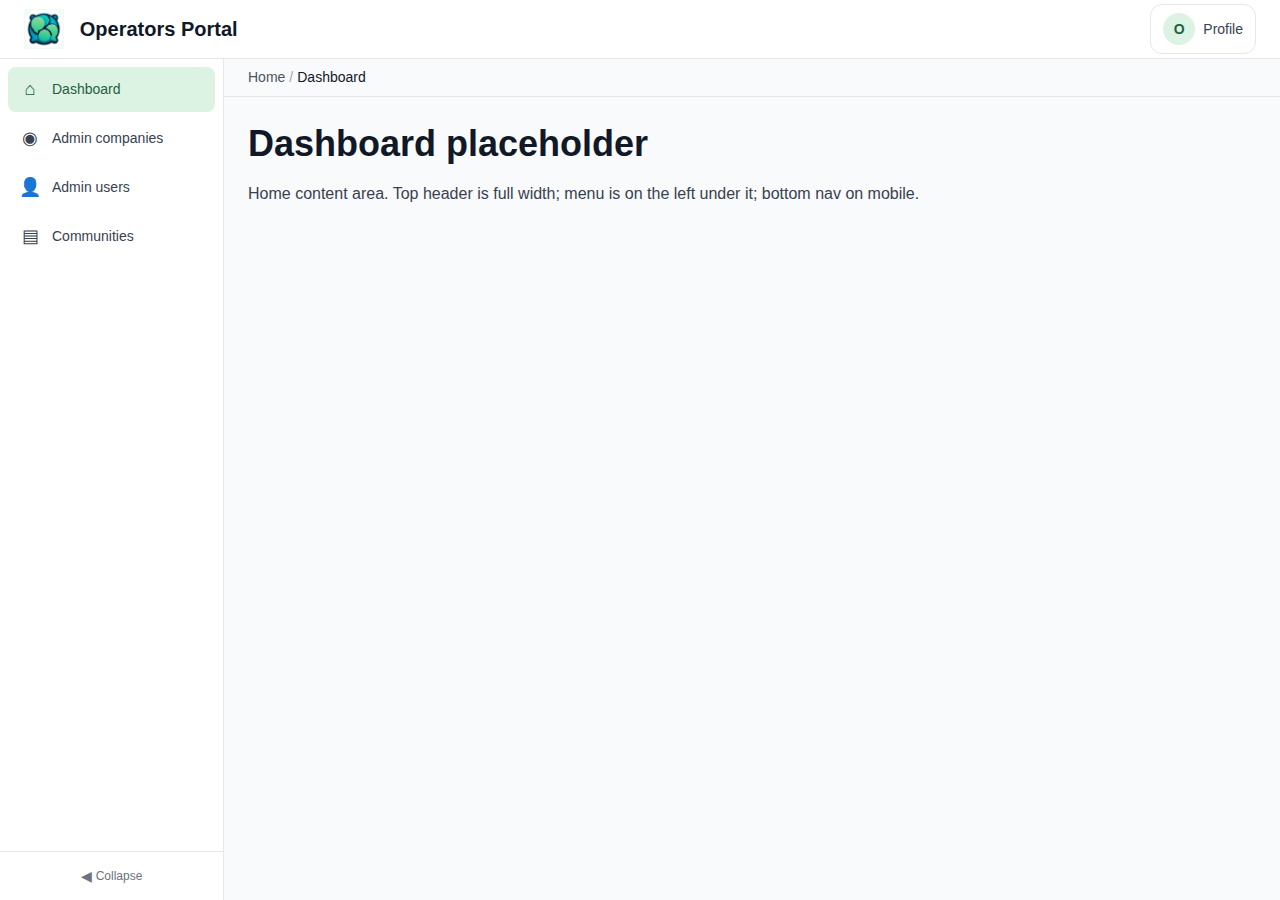
<file: design/portal/home-web.html>
<!DOCTYPE html>
<html lang="en">
<head>
  <meta charset="UTF-8">
  <meta name="viewport" content="width=device-width, initial-scale=1.0">
  <title>Portal - Dashboard</title>
  <link rel="stylesheet" href="../assets/styles.css">
  <link rel="stylesheet" href="../assets/portal-mocks.css">
</head>
<body>
  <div class="portal-app">
    <!-- Top header (full width, static): logo, app name, page title, profile -->
    <header class="portal-topbar">
      <div class="portal-topbar-left">
        <a href="home-web.html" class="portal-topbar-logo" aria-label="Portal home">
          <img src="../assets/echocorner_mini.png" alt="">
        </a>
        <span class="portal-topbar-app-name">Operators Portal</span>
      </div>
      <div class="portal-profile-wrap" id="profile-wrap">
        <button type="button" class="portal-profile-trigger" id="profile-trigger" aria-haspopup="true" aria-expanded="false" aria-label="Profile menu">
          <span class="portal-avatar" aria-hidden="true">O</span>
          <span>Profile</span>
        </button>
        <div class="portal-profile-dropdown" role="menu" aria-label="Profile actions">
          <a href="logout.html" role="menuitem">Log out</a>
        </div>
      </div>
    </header>

    <!-- Row under header: left menu + content -->
    <div class="portal-app-row">
      <aside class="portal-sidebar" id="sidebar" aria-label="Main navigation">
        <nav class="portal-sidebar-nav" aria-label="Primary">
          <ul class="portal-nav-list">
            <li class="portal-nav-item">
              <a href="home-web.html" class="active">
                <span class="portal-nav-item-icon" aria-hidden="true">⌂</span>
                <span class="portal-sidebar-label">Dashboard</span>
              </a>
            </li>
            <li class="portal-nav-item">
              <a href="admin-companies.html">
                <span class="portal-nav-item-icon" aria-hidden="true">◉</span>
                <span class="portal-sidebar-label">Admin companies</span>
              </a>
            </li>
            <li class="portal-nav-item">
              <a href="#">
                <span class="portal-nav-item-icon" aria-hidden="true">👤</span>
                <span class="portal-sidebar-label">Admin users</span>
              </a>
            </li>
            <li class="portal-nav-item">
              <a href="#">
                <span class="portal-nav-item-icon" aria-hidden="true">▤</span>
                <span class="portal-sidebar-label">Communities</span>
              </a>
            </li>
          </ul>
        </nav>
        <div class="portal-sidebar-footer">
          <button type="button" class="portal-sidebar-toggle" id="sidebar-toggle" aria-label="Collapse menu" title="Collapse menu">
            <span aria-hidden="true">◀</span>
            <span class="portal-sidebar-toggle-text">Collapse</span>
          </button>
        </div>
      </aside>

      <div class="portal-content">
        <div class="portal-breadcrumbs">
          <nav aria-label="Breadcrumb">
            <a href="home-web.html">Home</a>
            <span class="portal-breadcrumbs-sep" aria-hidden="true">/</span>
            <span aria-current="page">Dashboard</span>
          </nav>
        </div>
        <main class="portal-main">
          <h1>Dashboard placeholder</h1>
          <p>Home content area. Top header is full width; menu is on the left under it; bottom nav on mobile.</p>
        </main>
      </div>
    </div>
  </div>

  <nav class="portal-bottom-nav" aria-label="Primary (mobile)">
    <ul class="portal-bottom-nav-list">
      <li class="portal-bottom-nav-item">
        <a href="home-web.html" class="active">
          <span class="portal-bottom-nav-icon" aria-hidden="true">⌂</span>
          <span>Dashboard</span>
        </a>
      </li>
      <li class="portal-bottom-nav-item">
        <a href="admin-companies.html">
          <span class="portal-bottom-nav-icon" aria-hidden="true">◉</span>
          <span>Companies</span>
        </a>
      </li>
      <li class="portal-bottom-nav-item">
        <a href="#">
          <span class="portal-bottom-nav-icon" aria-hidden="true">👤</span>
          <span>Users</span>
        </a>
      </li>
      <li class="portal-bottom-nav-item">
        <a href="#">
          <span class="portal-bottom-nav-icon" aria-hidden="true">▤</span>
          <span>Communities</span>
        </a>
      </li>
    </ul>
  </nav>

  <script>
    (function() {
      var profileWrap = document.getElementById('profile-wrap');
      var profileTrigger = document.getElementById('profile-trigger');
      if (profileWrap && profileTrigger) {
        profileTrigger.addEventListener('click', function() {
          profileWrap.classList.toggle('is-open');
          profileTrigger.setAttribute('aria-expanded', profileWrap.classList.contains('is-open'));
        });
        document.addEventListener('click', function(e) {
          if (profileWrap && !profileWrap.contains(e.target)) {
            profileWrap.classList.remove('is-open');
            profileTrigger.setAttribute('aria-expanded', 'false');
          }
        });
      }
      var sidebar = document.getElementById('sidebar');
      var toggle = document.getElementById('sidebar-toggle');
      if (sidebar && toggle) {
        var collapsed = localStorage.getItem('portal-sidebar-collapsed') === '1';
        if (collapsed) sidebar.classList.add('portal-sidebar--collapsed');
        toggle.addEventListener('click', function() {
          sidebar.classList.toggle('portal-sidebar--collapsed');
          var isCollapsed = sidebar.classList.contains('portal-sidebar--collapsed');
          localStorage.setItem('portal-sidebar-collapsed', isCollapsed ? '1' : '0');
          toggle.setAttribute('aria-label', isCollapsed ? 'Expand menu' : 'Collapse menu');
          toggle.setAttribute('title', isCollapsed ? 'Expand menu' : 'Collapse menu');
          toggle.querySelector('span').textContent = isCollapsed ? '▶' : '◀';
        });
      }
    })();
  </script>
</body>
</html>
</file>
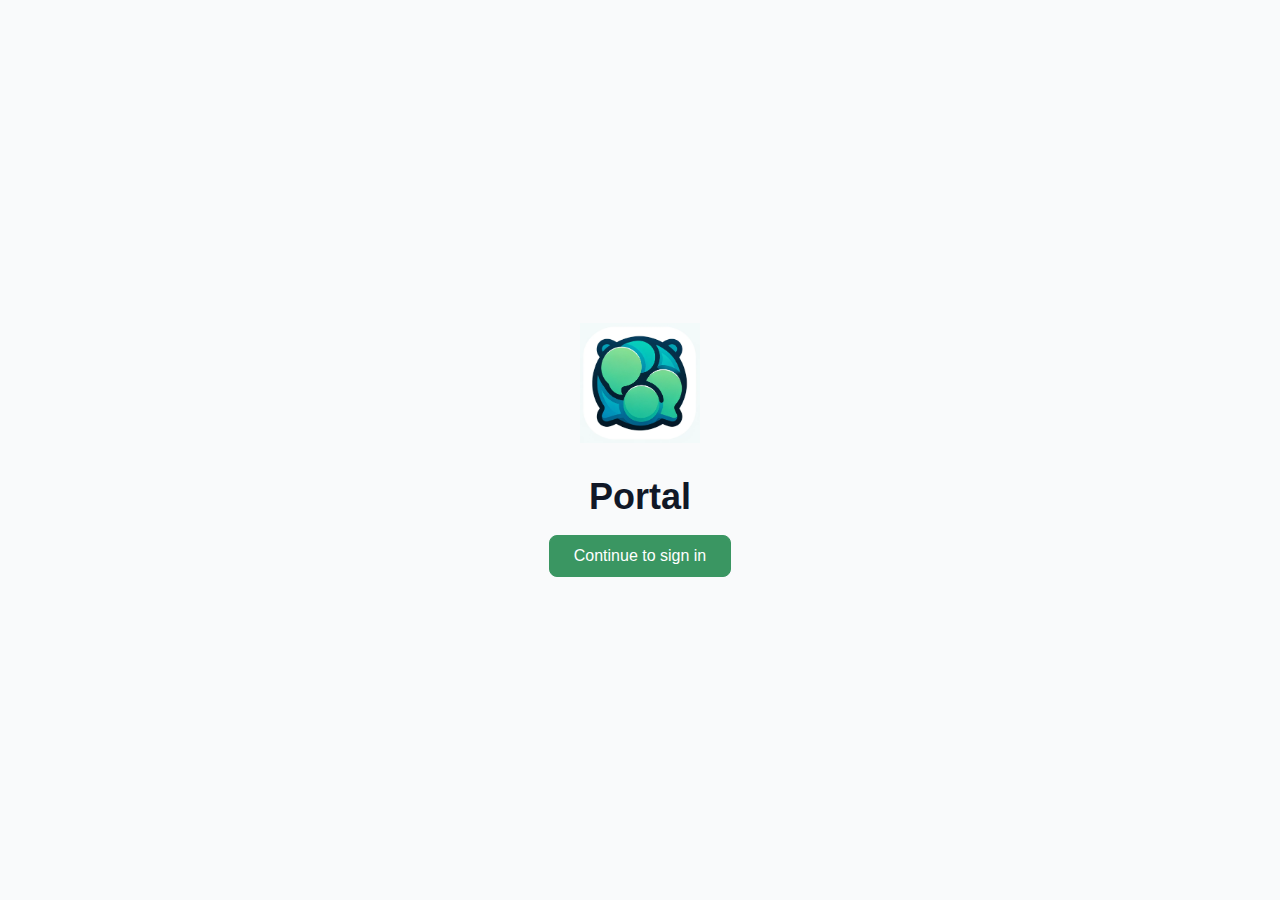
<file: design/portal/login.html>
<!DOCTYPE html>
<html lang="en">
<head>
  <meta charset="UTF-8">
  <meta name="viewport" content="width=device-width, initial-scale=1.0">
  <title>Portal - Sign in</title>
  <link rel="stylesheet" href="../assets/styles.css">
  <link rel="stylesheet" href="../assets/portal-mocks.css">
</head>
<body>
  <div class="portal-auth-page">
    <div class="portal-auth-card">
      <a href="home-web.html" class="portal-logo" aria-label="Portal home">
        <img src="../assets/echocorner.png" alt="Portal" width="120" height="auto">
      </a>
      <h1>Portal</h1>
      <a href="home-web.html" class="btn btn-primary">Continue to sign in</a>
    </div>
  </div>
</body>
</html>
</file>
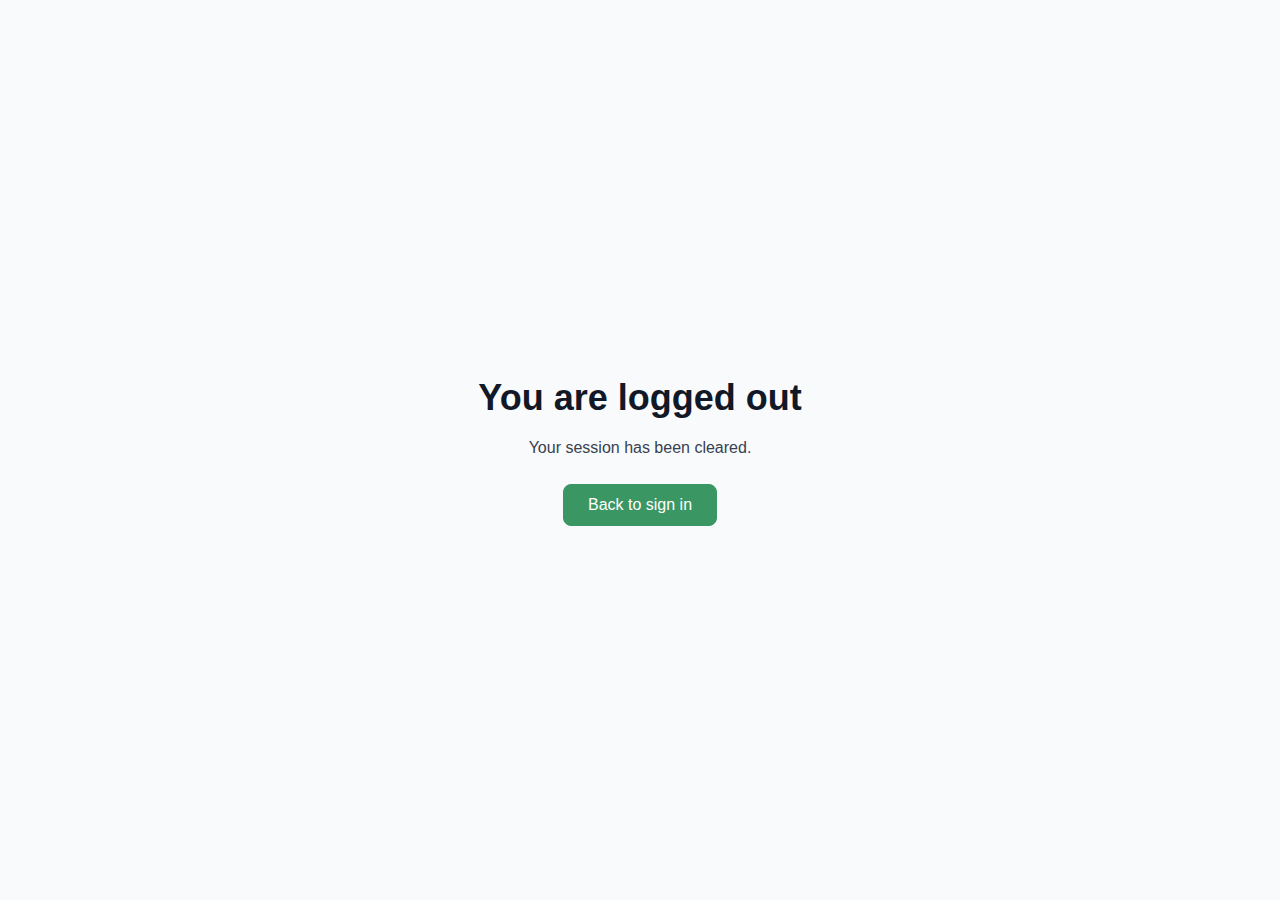
<file: design/portal/logout.html>
<!DOCTYPE html>
<html lang="en">
<head>
  <meta charset="UTF-8">
  <meta name="viewport" content="width=device-width, initial-scale=1.0">
  <title>Portal - Signed out</title>
  <link rel="stylesheet" href="../assets/styles.css">
  <link rel="stylesheet" href="../assets/portal-mocks.css">
</head>
<body>
  <div class="portal-auth-page">
    <div class="portal-auth-card">
      <h1>You are logged out</h1>
      <p>Your session has been cleared.</p>
      <a href="login.html" class="btn btn-primary">Back to sign in</a>
    </div>
  </div>
</body>
</html>
</file>
<file: design/assets/styles.css>
/* ============================================
   echoCorner Design System - Base Styles
   ============================================ */

/* CSS Custom Properties (Variables) */
:root {
  /* Celadon Accent Colors (Light Green) */
  --celadon-50: #f0f9f4;
  --celadon-100: #dcf2e3;
  --celadon-200: #bce5cc;
  --celadon-300: #8fd1a8;
  --celadon-400: #5ab37d;
  --celadon-500: #3a9662;
  --celadon-600: #2a7850;
  --celadon-700: #236042;
  --celadon-800: #1f4d37;
  --celadon-900: #1a402f;

  /* Blue/Teal from Logo */
  --blue-50: #f0f9ff;
  --blue-100: #e0f2fe;
  --blue-200: #bae6fd;
  --blue-300: #7dd3fc;
  --blue-400: #38bdf8;
  --blue-500: #0ea5e9;
  --blue-600: #0284c7;
  --blue-700: #0369a1;
  --blue-800: #075985;
  --blue-900: #0c4a6e;

  --teal-50: #f0fdfa;
  --teal-100: #ccfbf1;
  --teal-200: #99f6e4;
  --teal-300: #5eead4;
  --teal-400: #2dd4bf;
  --teal-500: #14b8a6;
  --teal-600: #0d9488;
  --teal-700: #0f766e;
  --teal-800: #115e59;
  --teal-900: #134e4a;

  /* Neutral Colors */
  --gray-50: #f9fafb;
  --gray-100: #f3f4f6;
  --gray-200: #e5e7eb;
  --gray-300: #d1d5db;
  --gray-400: #9ca3af;
  --gray-500: #6b7280;
  --gray-600: #4b5563;
  --gray-700: #374151;
  --gray-800: #1f2937;
  --gray-900: #111827;

  --white: #ffffff;
  --black: #000000;

  /* Semantic Colors */
  --success: #10b981;
  --error: #ef4444;
  --warning: #f59e0b;
  --info: #3b82f6;

  /* Primary Colors (using Celadon) */
  --primary-50: var(--celadon-50);
  --primary-100: var(--celadon-100);
  --primary-200: var(--celadon-200);
  --primary-300: var(--celadon-300);
  --primary-400: var(--celadon-400);
  --primary-500: var(--celadon-500);
  --primary-600: var(--celadon-600);
  --primary-700: var(--celadon-700);
  --primary-800: var(--celadon-800);
  --primary-900: var(--celadon-900);

  /* Secondary Colors (using Blue/Teal) */
  --secondary-50: var(--blue-50);
  --secondary-100: var(--blue-100);
  --secondary-500: var(--blue-500);
  --secondary-600: var(--blue-600);
  --secondary-700: var(--blue-700);

  /* Typography */
  --font-family-sans: -apple-system, BlinkMacSystemFont, "Segoe UI", Roboto, "Helvetica Neue", Arial, sans-serif;
  --font-family-mono: "SF Mono", Monaco, "Cascadia Code", "Roboto Mono", Consolas, monospace;

  --font-size-xs: 0.75rem;    /* 12px */
  --font-size-sm: 0.875rem;   /* 14px */
  --font-size-base: 1rem;     /* 16px */
  --font-size-lg: 1.125rem;   /* 18px */
  --font-size-xl: 1.25rem;    /* 20px */
  --font-size-2xl: 1.5rem;    /* 24px */
  --font-size-3xl: 1.875rem;  /* 30px */
  --font-size-4xl: 2.25rem;   /* 36px */
  --font-size-5xl: 3rem;      /* 48px */

  --font-weight-normal: 400;
  --font-weight-medium: 500;
  --font-weight-semibold: 600;
  --font-weight-bold: 700;

  --line-height-tight: 1.25;
  --line-height-normal: 1.5;
  --line-height-relaxed: 1.75;

  /* Spacing System (4px base) */
  --spacing-1: 0.25rem;   /* 4px */
  --spacing-2: 0.5rem;    /* 8px */
  --spacing-3: 0.75rem;   /* 12px */
  --spacing-4: 1rem;      /* 16px */
  --spacing-5: 1.25rem;   /* 20px */
  --spacing-6: 1.5rem;    /* 24px */
  --spacing-8: 2rem;      /* 32px */
  --spacing-10: 2.5rem;   /* 40px */
  --spacing-12: 3rem;     /* 48px */
  --spacing-16: 4rem;     /* 64px */
  --spacing-20: 5rem;     /* 80px */
  --spacing-24: 6rem;     /* 96px */

  /* Border Radius */
  --radius-sm: 0.25rem;   /* 4px */
  --radius-md: 0.5rem;    /* 8px */
  --radius-lg: 0.75rem;   /* 12px */
  --radius-xl: 1rem;      /* 16px */
  --radius-2xl: 1.5rem;   /* 24px */
  --radius-full: 9999px;

  /* Shadows */
  --shadow-sm: 0 1px 2px 0 rgba(0, 0, 0, 0.05);
  --shadow-md: 0 4px 6px -1px rgba(0, 0, 0, 0.1), 0 2px 4px -1px rgba(0, 0, 0, 0.06);
  --shadow-lg: 0 10px 15px -3px rgba(0, 0, 0, 0.1), 0 4px 6px -2px rgba(0, 0, 0, 0.05);
  --shadow-xl: 0 20px 25px -5px rgba(0, 0, 0, 0.1), 0 10px 10px -5px rgba(0, 0, 0, 0.04);

  /* Transitions */
  --transition-fast: 150ms ease-in-out;
  --transition-base: 200ms ease-in-out;
  --transition-slow: 300ms ease-in-out;

  /* Layout */
  --max-width-sm: 640px;
  --max-width-md: 768px;
  --max-width-lg: 1024px;
  --max-width-xl: 1280px;
  --max-width-2xl: 1536px;
  --max-width-full: 1920px;

  /* Z-index Scale */
  --z-dropdown: 1000;
  --z-sticky: 1020;
  --z-fixed: 1030;
  --z-modal-backdrop: 1040;
  --z-modal: 1050;
  --z-popover: 1060;
  --z-tooltip: 1070;
}

/* Reset & Base Styles */
*,
*::before,
*::after {
  box-sizing: border-box;
  margin: 0;
  padding: 0;
}

html {
  font-size: 16px;
  -webkit-font-smoothing: antialiased;
  -moz-osx-font-smoothing: grayscale;
  text-rendering: optimizeLegibility;
}

body {
  font-family: var(--font-family-sans);
  font-size: var(--font-size-base);
  line-height: var(--line-height-normal);
  color: var(--gray-900);
  background-color: var(--gray-50);
  margin: 0;
  padding: 0;
}

/* Typography */
h1, h2, h3, h4, h5, h6 {
  font-weight: var(--font-weight-semibold);
  line-height: var(--line-height-tight);
  color: var(--gray-900);
  margin-bottom: var(--spacing-4);
}

h1 { font-size: var(--font-size-4xl); }
h2 { font-size: var(--font-size-3xl); }
h3 { font-size: var(--font-size-2xl); }
h4 { font-size: var(--font-size-xl); }
h5 { font-size: var(--font-size-lg); }
h6 { font-size: var(--font-size-base); }

p {
  margin-bottom: var(--spacing-4);
  color: var(--gray-700);
}

a {
  color: var(--primary-600);
  text-decoration: none;
  transition: color var(--transition-fast);
}

a:hover {
  color: var(--primary-700);
  text-decoration: underline;
}

/* Buttons */
.btn {
  display: inline-flex;
  align-items: center;
  justify-content: center;
  padding: var(--spacing-3) var(--spacing-6);
  font-size: var(--font-size-base);
  font-weight: var(--font-weight-medium);
  line-height: 1;
  border: 1px solid transparent;
  border-radius: var(--radius-md);
  cursor: pointer;
  transition: all var(--transition-base);
  text-decoration: none;
  white-space: nowrap;
}

.btn:disabled {
  opacity: 0.6;
  cursor: not-allowed;
}

.btn-primary {
  background-color: var(--primary-500);
  color: var(--white);
  border-color: var(--primary-500);
}

.btn-primary:hover:not(:disabled) {
  background-color: var(--primary-600);
  border-color: var(--primary-600);
  text-decoration: none;
}

.btn-secondary {
  background-color: var(--secondary-500);
  color: var(--white);
  border-color: var(--secondary-500);
}

.btn-secondary:hover:not(:disabled) {
  background-color: var(--secondary-600);
  border-color: var(--secondary-600);
  text-decoration: none;
}

.btn-outline {
  background-color: transparent;
  color: var(--primary-600);
  border-color: var(--primary-500);
}

.btn-outline:hover:not(:disabled) {
  background-color: var(--primary-50);
  text-decoration: none;
}

.btn-ghost {
  background-color: transparent;
  color: var(--gray-700);
  border-color: transparent;
}

.btn-ghost:hover:not(:disabled) {
  background-color: var(--gray-100);
  text-decoration: none;
}

.btn-sm {
  padding: var(--spacing-2) var(--spacing-4);
  font-size: var(--font-size-sm);
}

.btn-lg {
  padding: var(--spacing-4) var(--spacing-8);
  font-size: var(--font-size-lg);
}

/* Form Inputs */
.form-group {
  margin-bottom: var(--spacing-6);
}

.form-label {
  display: block;
  font-size: var(--font-size-sm);
  font-weight: var(--font-weight-medium);
  color: var(--gray-700);
  margin-bottom: var(--spacing-2);
}

.form-input,
.form-textarea,
.form-select {
  width: 100%;
  padding: var(--spacing-3) var(--spacing-4);
  font-size: var(--font-size-base);
  font-family: var(--font-family-sans);
  line-height: var(--line-height-normal);
  color: var(--gray-900);
  background-color: var(--white);
  border: 1px solid var(--gray-300);
  border-radius: var(--radius-md);
  transition: all var(--transition-base);
}

.form-input:focus,
.form-textarea:focus,
.form-select:focus {
  outline: none;
  border-color: var(--primary-500);
  box-shadow: 0 0 0 3px var(--primary-100);
}

.form-input::placeholder,
.form-textarea::placeholder {
  color: var(--gray-400);
}

.form-textarea {
  resize: vertical;
  min-height: 100px;
}

.form-error {
  margin-top: var(--spacing-2);
  font-size: var(--font-size-sm);
  color: var(--error);
}

/* Cards */
.card {
  background-color: var(--white);
  border: 1px solid var(--gray-200);
  border-radius: var(--radius-lg);
  box-shadow: var(--shadow-sm);
  overflow: hidden;
  transition: box-shadow var(--transition-base);
}

.card:hover {
  box-shadow: var(--shadow-md);
}

.card-header {
  padding: var(--spacing-6);
  border-bottom: 1px solid var(--gray-200);
}

.card-body {
  padding: var(--spacing-6);
}

.card-footer {
  padding: var(--spacing-6);
  border-top: 1px solid var(--gray-200);
  background-color: var(--gray-50);
}

/* Badges */
.badge {
  display: inline-flex;
  align-items: center;
  padding: var(--spacing-1) var(--spacing-3);
  font-size: var(--font-size-xs);
  font-weight: var(--font-weight-medium);
  line-height: 1;
  border-radius: var(--radius-full);
  white-space: nowrap;
}

.badge-primary {
  background-color: var(--primary-100);
  color: var(--primary-700);
}

.badge-secondary {
  background-color: var(--secondary-100);
  color: var(--secondary-700);
}

.badge-success {
  background-color: #d1fae5;
  color: #065f46;
}

.badge-error {
  background-color: #fee2e2;
  color: #991b1b;
}

.badge-warning {
  background-color: #fef3c7;
  color: #92400e;
}

.badge-info {
  background-color: #dbeafe;
  color: #1e40af;
}

/* Navigation */
.nav {
  display: flex;
  align-items: center;
  gap: var(--spacing-4);
}

.nav-link {
  padding: var(--spacing-2) var(--spacing-4);
  font-size: var(--font-size-base);
  font-weight: var(--font-weight-medium);
  color: var(--gray-700);
  border-radius: var(--radius-md);
  transition: all var(--transition-fast);
}

.nav-link:hover {
  background-color: var(--gray-100);
  color: var(--gray-900);
  text-decoration: none;
}

.nav-link.active {
  background-color: var(--primary-100);
  color: var(--primary-700);
}

/* Container & Layout */
.container {
  width: 100%;
  margin-left: auto;
  margin-right: auto;
  padding-left: var(--spacing-4);
  padding-right: var(--spacing-4);
}

@media (min-width: 640px) {
  .container {
    max-width: var(--max-width-sm);
  }
}

@media (min-width: 768px) {
  .container {
    max-width: var(--max-width-md);
  }
}

@media (min-width: 1024px) {
  .container {
    max-width: var(--max-width-lg);
  }
}

@media (min-width: 1280px) {
  .container {
    max-width: var(--max-width-xl);
  }
}

@media (min-width: 1536px) {
  .container {
    max-width: var(--max-width-2xl);
  }
}

@media (min-width: 1920px) {
  .container {
    max-width: var(--max-width-full);
  }
}

/* Grid System */
.grid {
  display: grid;
  gap: var(--spacing-6);
}

.grid-cols-1 { grid-template-columns: repeat(1, minmax(0, 1fr)); }
.grid-cols-2 { grid-template-columns: repeat(2, minmax(0, 1fr)); }
.grid-cols-3 { grid-template-columns: repeat(3, minmax(0, 1fr)); }
.grid-cols-4 { grid-template-columns: repeat(4, minmax(0, 1fr)); }

@media (max-width: 767px) {
  .grid-cols-2,
  .grid-cols-3,
  .grid-cols-4 {
    grid-template-columns: repeat(1, minmax(0, 1fr));
  }
}

@media (min-width: 768px) and (max-width: 1023px) {
  .grid-cols-3,
  .grid-cols-4 {
    grid-template-columns: repeat(2, minmax(0, 1fr));
  }
}

/* Flexbox Utilities */
.flex {
  display: flex;
}

.flex-col {
  flex-direction: column;
}

.items-center {
  align-items: center;
}

.justify-center {
  justify-content: center;
}

.justify-between {
  justify-content: space-between;
}

.gap-2 { gap: var(--spacing-2); }
.gap-4 { gap: var(--spacing-4); }
.gap-6 { gap: var(--spacing-6); }

/* Spacing Utilities */
.mt-2 { margin-top: var(--spacing-2); }
.mt-4 { margin-top: var(--spacing-4); }
.mt-6 { margin-top: var(--spacing-6); }
.mt-8 { margin-top: var(--spacing-8); }

.mb-2 { margin-bottom: var(--spacing-2); }
.mb-4 { margin-bottom: var(--spacing-4); }
.mb-6 { margin-bottom: var(--spacing-6); }
.mb-8 { margin-bottom: var(--spacing-8); }

.p-4 { padding: var(--spacing-4); }
.p-6 { padding: var(--spacing-6); }
.p-8 { padding: var(--spacing-8); }

/* Text Utilities */
.text-center { text-align: center; }
.text-left { text-align: left; }
.text-right { text-align: right; }

.text-sm { font-size: var(--font-size-sm); }
.text-base { font-size: var(--font-size-base); }
.text-lg { font-size: var(--font-size-lg); }
.text-xl { font-size: var(--font-size-xl); }

.font-medium { font-weight: var(--font-weight-medium); }
.font-semibold { font-weight: var(--font-weight-semibold); }
.font-bold { font-weight: var(--font-weight-bold); }

.text-gray-500 { color: var(--gray-500); }
.text-gray-700 { color: var(--gray-700); }
.text-gray-900 { color: var(--gray-900); }

/* Background Utilities */
.bg-white { background-color: var(--white); }
.bg-gray-50 { background-color: var(--gray-50); }
.bg-gray-100 { background-color: var(--gray-100); }
.bg-primary-50 { background-color: var(--primary-50); }
.bg-primary-100 { background-color: var(--primary-100); }

/* Border Utilities */
.border { border: 1px solid var(--gray-200); }
.border-t { border-top: 1px solid var(--gray-200); }
.border-b { border-bottom: 1px solid var(--gray-200); }

.rounded { border-radius: var(--radius-md); }
.rounded-lg { border-radius: var(--radius-lg); }
.rounded-full { border-radius: var(--radius-full); }

/* Shadow Utilities */
.shadow-sm { box-shadow: var(--shadow-sm); }
.shadow-md { box-shadow: var(--shadow-md); }
.shadow-lg { box-shadow: var(--shadow-lg); }

/* Responsive Utilities */
@media (max-width: 767px) {
  .mobile-hidden {
    display: none !important;
  }
}

@media (min-width: 768px) {
  .desktop-hidden {
    display: none !important;
  }
}

/* Loading Spinner */
.spinner {
  display: inline-block;
  width: 20px;
  height: 20px;
  border: 2px solid var(--gray-200);
  border-top-color: var(--primary-500);
  border-radius: var(--radius-full);
  animation: spin 0.6s linear infinite;
}

@keyframes spin {
  to { transform: rotate(360deg); }
}

/* Divider */
.divider {
  height: 1px;
  background-color: var(--gray-200);
  margin: var(--spacing-6) 0;
}
</file>
<file: design/assets/portal-mocks.css>
/* Portal static mocks: top header (full width), then left menu + content below; bottom nav (mobile) */

/* ========== App shell ========== */
.portal-app {
  display: flex;
  flex-direction: column;
  min-height: 100vh;
}

/* ========== Top header (full width, static) – logo, app name, profile ========== */
.portal-topbar {
  --topbar-margin: var(--spacing-1);
  position: sticky;
  top: 0;
  z-index: var(--z-sticky);
  display: flex;
  align-items: center;
  justify-content: space-between;
  gap: var(--spacing-4);
  padding: var(--topbar-margin) var(--spacing-6);
  min-height: 3rem;
  box-sizing: border-box;
  background-color: var(--white);
  border-bottom: 1px solid var(--gray-200);
  flex-shrink: 0;
}

.portal-topbar-left {
  display: flex;
  align-items: center;
  gap: var(--spacing-4);
  min-width: 0;
}

.portal-topbar-logo {
  display: flex;
  align-items: center;
  gap: var(--spacing-3);
  text-decoration: none;
  color: var(--gray-900);
  flex-shrink: 0;
}

.portal-topbar-logo:hover {
  color: var(--gray-700);
  text-decoration: none;
}

.portal-topbar-logo img {
  height: calc(3rem - 2 * var(--topbar-margin));
  width: auto;
  display: block;
  object-fit: contain;
}

.portal-topbar-app-name {
  font-size: var(--font-size-xl);
  font-weight: var(--font-weight-semibold);
  color: var(--gray-900);
  white-space: nowrap;
}

/* ========== Row under header: left menu + content ========== */
.portal-app-row {
  display: flex;
  flex: 1;
  min-height: 0;
}

/* ========== Left sidebar (menu under top header) – extensible nav list ========== */
.portal-sidebar {
  --sidebar-width: 14rem;
  width: var(--sidebar-width);
  flex-shrink: 0;
  background-color: var(--white);
  border-right: 1px solid var(--gray-200);
  display: flex;
  flex-direction: column;
  transition: width var(--transition-base);
}

/* Collapsed: only nav goes icon-only */
.portal-sidebar--collapsed .portal-sidebar-nav .portal-sidebar-label,
.portal-sidebar--collapsed .portal-sidebar-toggle-text {
  opacity: 0;
  overflow: hidden;
  width: 0;
  height: 0;
  position: absolute;
  clip: rect(0, 0, 0, 0);
}

.portal-sidebar--collapsed .portal-sidebar-nav .portal-nav-item a {
  justify-content: center;
  padding-left: var(--spacing-3);
}

.portal-sidebar-footer {
  padding: var(--spacing-2);
  border-top: 1px solid var(--gray-200);
}

.portal-sidebar-toggle {
  width: 100%;
  display: flex;
  align-items: center;
  justify-content: center;
  gap: var(--spacing-1);
  padding: var(--spacing-2) var(--spacing-3);
  background: none;
  border: none;
  border-radius: var(--radius-md);
  cursor: pointer;
  font-family: inherit;
  font-size: var(--font-size-sm);
  color: var(--gray-500);
  transition: background-color var(--transition-fast), color var(--transition-fast);
}

.portal-sidebar-toggle:hover {
  background-color: var(--gray-100);
  color: var(--gray-700);
}

.portal-sidebar-toggle-text {
  font-size: var(--font-size-xs);
}

.portal-sidebar-nav {
  flex: 1;
  overflow-y: auto;
  padding: var(--spacing-2);
}

.portal-nav-list {
  list-style: none;
  margin: 0;
  padding: 0;
}

.portal-nav-item {
  margin-bottom: var(--spacing-1);
}

.portal-nav-item a {
  display: flex;
  align-items: center;
  gap: var(--spacing-3);
  padding: var(--spacing-3);
  font-size: var(--font-size-sm);
  font-weight: var(--font-weight-medium);
  color: var(--gray-700);
  border-radius: var(--radius-md);
  text-decoration: none;
  transition: background-color var(--transition-fast), color var(--transition-fast);
}

.portal-nav-item a:hover {
  background-color: var(--gray-100);
  color: var(--gray-900);
  text-decoration: none;
}

.portal-nav-item a.active {
  background-color: var(--primary-100);
  color: var(--primary-700);
}

.portal-nav-item-icon {
  flex-shrink: 0;
  width: 1.25rem;
  height: 1.25rem;
  display: flex;
  align-items: center;
  justify-content: center;
  font-size: var(--font-size-lg);
  color: inherit;
}

.portal-sidebar-label {
  white-space: nowrap;
  overflow: hidden;
  text-overflow: ellipsis;
}

/* ========== Content area (right of menu): breadcrumbs + main ========== */
.portal-content {
  flex: 1;
  display: flex;
  flex-direction: column;
  min-width: 0;
  overflow: auto;
}

.portal-profile-wrap {
  position: relative;
}

.portal-profile-trigger {
  display: flex;
  align-items: center;
  gap: var(--spacing-2);
  padding: var(--spacing-2) var(--spacing-3);
  background: none;
  border: 1px solid var(--gray-200);
  border-radius: var(--radius-lg);
  cursor: pointer;
  font-family: inherit;
  font-size: var(--font-size-sm);
  color: var(--gray-700);
  transition: background-color var(--transition-fast), border-color var(--transition-fast);
}

.portal-profile-trigger:hover {
  background-color: var(--gray-50);
  border-color: var(--gray-300);
}

.portal-avatar {
  width: 32px;
  height: 32px;
  border-radius: var(--radius-full);
  background-color: var(--primary-100);
  color: var(--primary-700);
  display: flex;
  align-items: center;
  justify-content: center;
  font-weight: var(--font-weight-semibold);
  font-size: var(--font-size-sm);
}

.portal-profile-dropdown {
  position: absolute;
  top: 100%;
  right: 0;
  margin-top: var(--spacing-1);
  min-width: 160px;
  padding: var(--spacing-2);
  background-color: var(--white);
  border: 1px solid var(--gray-200);
  border-radius: var(--radius-md);
  box-shadow: var(--shadow-lg);
  z-index: var(--z-dropdown);
  display: none;
}

.portal-profile-dropdown a {
  display: block;
  padding: var(--spacing-3) var(--spacing-4);
  font-size: var(--font-size-sm);
  color: var(--gray-700);
  text-decoration: none;
  border-radius: var(--radius-md);
  transition: background-color var(--transition-fast);
}

.portal-profile-dropdown a:hover {
  background-color: var(--gray-100);
  color: var(--gray-900);
  text-decoration: none;
}

.portal-profile-wrap.is-open .portal-profile-dropdown {
  display: block;
}

/* Breadcrumbs */
.portal-breadcrumbs {
  padding: var(--spacing-2) var(--spacing-6);
  background-color: var(--gray-50);
  border-bottom: 1px solid var(--gray-200);
  flex-shrink: 0;
}

.portal-breadcrumbs nav {
  display: flex;
  align-items: center;
  flex-wrap: wrap;
  gap: var(--spacing-1);
  font-size: var(--font-size-sm);
}

.portal-breadcrumbs a {
  color: var(--gray-600);
  text-decoration: none;
  transition: color var(--transition-fast);
}

.portal-breadcrumbs a:hover {
  color: var(--primary-600);
  text-decoration: none;
}

.portal-breadcrumbs [aria-current="page"] {
  color: var(--gray-900);
  font-weight: var(--font-weight-medium);
}

.portal-breadcrumbs-sep {
  color: var(--gray-400);
  user-select: none;
}

/* Main content – scrollable */
.portal-main {
  flex: 1;
  padding: var(--spacing-6);
  max-width: var(--max-width-2xl);
  margin: 0 auto;
  width: 100%;
}

.portal-main h1 {
  margin-bottom: var(--spacing-4);
}

.portal-main > p {
  color: var(--gray-700);
}

/* ========== Bottom nav (mobile only) ========== */
.portal-bottom-nav {
  display: none;
  position: fixed;
  bottom: 0;
  left: 0;
  right: 0;
  background-color: var(--white);
  border-top: 1px solid var(--gray-200);
  padding: var(--spacing-2) var(--spacing-4);
  padding-bottom: max(var(--spacing-2), env(safe-area-inset-bottom));
  z-index: var(--z-fixed);
  box-shadow: 0 -1px 3px rgba(0, 0, 0, 0.05);
}

.portal-bottom-nav-list {
  list-style: none;
  margin: 0;
  padding: 0;
  display: flex;
  align-items: center;
  justify-content: space-around;
  gap: var(--spacing-2);
}

.portal-bottom-nav-item a {
  display: flex;
  flex-direction: column;
  align-items: center;
  gap: var(--spacing-1);
  padding: var(--spacing-2) var(--spacing-3);
  font-size: var(--font-size-xs);
  font-weight: var(--font-weight-medium);
  color: var(--gray-600);
  border-radius: var(--radius-md);
  text-decoration: none;
  transition: background-color var(--transition-fast), color var(--transition-fast);
}

.portal-bottom-nav-item a:hover,
.portal-bottom-nav-item a.active {
  color: var(--primary-600);
  background-color: var(--primary-50);
  text-decoration: none;
}

.portal-bottom-nav-icon {
  font-size: 1.25rem;
  line-height: 1;
}

/* ========== Responsive: hide sidebar, show bottom nav on mobile ========== */
@media (max-width: 767px) {
  .portal-sidebar {
    display: none;
  }

  .portal-bottom-nav {
    display: block;
  }

  .portal-main {
    padding-bottom: 5rem; /* space for bottom nav */
  }

  .portal-topbar {
    padding: var(--spacing-2) var(--spacing-4);
  }

  .portal-breadcrumbs {
    padding: var(--spacing-2) var(--spacing-4);
  }

  .portal-main {
    padding-left: var(--spacing-4);
    padding-right: var(--spacing-4);
  }
}

/* ========== Legacy: simple header-only layout (login, standalone pages) ========== */
.portal-header {
  display: flex;
  align-items: center;
  justify-content: space-between;
  gap: var(--spacing-4);
  padding: var(--spacing-3) var(--spacing-6);
  background-color: var(--white);
  border-bottom: 1px solid var(--gray-200);
  flex-wrap: wrap;
}

.portal-header-left {
  display: flex;
  align-items: center;
  gap: var(--spacing-4);
  min-width: 0;
}

.portal-header-logo {
  display: flex;
  align-items: center;
  flex-shrink: 0;
  text-decoration: none;
  color: var(--gray-900);
}

.portal-header-logo img {
  height: 32px;
  width: auto;
  display: block;
}

.portal-header-logo:hover {
  color: var(--gray-700);
  text-decoration: none;
}

.portal-header-title {
  font-size: var(--font-size-lg);
  font-weight: var(--font-weight-semibold);
  color: var(--gray-900);
  white-space: nowrap;
}

.portal-nav {
  display: flex;
  align-items: center;
  gap: var(--spacing-1);
}

.portal-nav-link {
  padding: var(--spacing-2) var(--spacing-4);
  font-size: var(--font-size-sm);
  font-weight: var(--font-weight-medium);
  color: var(--gray-700);
  border-radius: var(--radius-md);
  text-decoration: none;
  transition: background-color var(--transition-fast), color var(--transition-fast);
}

.portal-nav-link:hover {
  background-color: var(--gray-100);
  color: var(--gray-900);
  text-decoration: none;
}

.portal-header-right {
  display: flex;
  align-items: center;
  gap: var(--spacing-4);
}

.portal-nav-mobile-trigger {
  display: none;
}

/* Centered auth pages (login, logout) */
.portal-auth-page {
  min-height: 100vh;
  display: flex;
  align-items: center;
  justify-content: center;
  padding: var(--spacing-6);
}

.portal-auth-card {
  width: 100%;
  max-width: 420px;
  text-align: center;
}

.portal-auth-card .portal-logo {
  display: block;
  margin: 0 auto var(--spacing-6);
  max-width: 120px;
  height: auto;
}

.portal-auth-card h1 {
  margin-bottom: var(--spacing-4);
}

.portal-auth-card p {
  margin-bottom: var(--spacing-6);
  color: var(--gray-700);
}

.portal-auth-card .btn {
  display: inline-block;
  text-decoration: none;
}

/* body-mobile: force mobile layout when class on body */
.body-mobile .portal-nav {
  display: none;
}

.body-mobile .portal-nav-mobile-trigger {
  display: inline-flex;
  align-items: center;
  gap: var(--spacing-2);
}

@media (max-width: 767px) {
  .portal-header {
    padding: var(--spacing-3) var(--spacing-4);
  }

  .portal-header-title {
    font-size: var(--font-size-base);
  }
}
</file>
